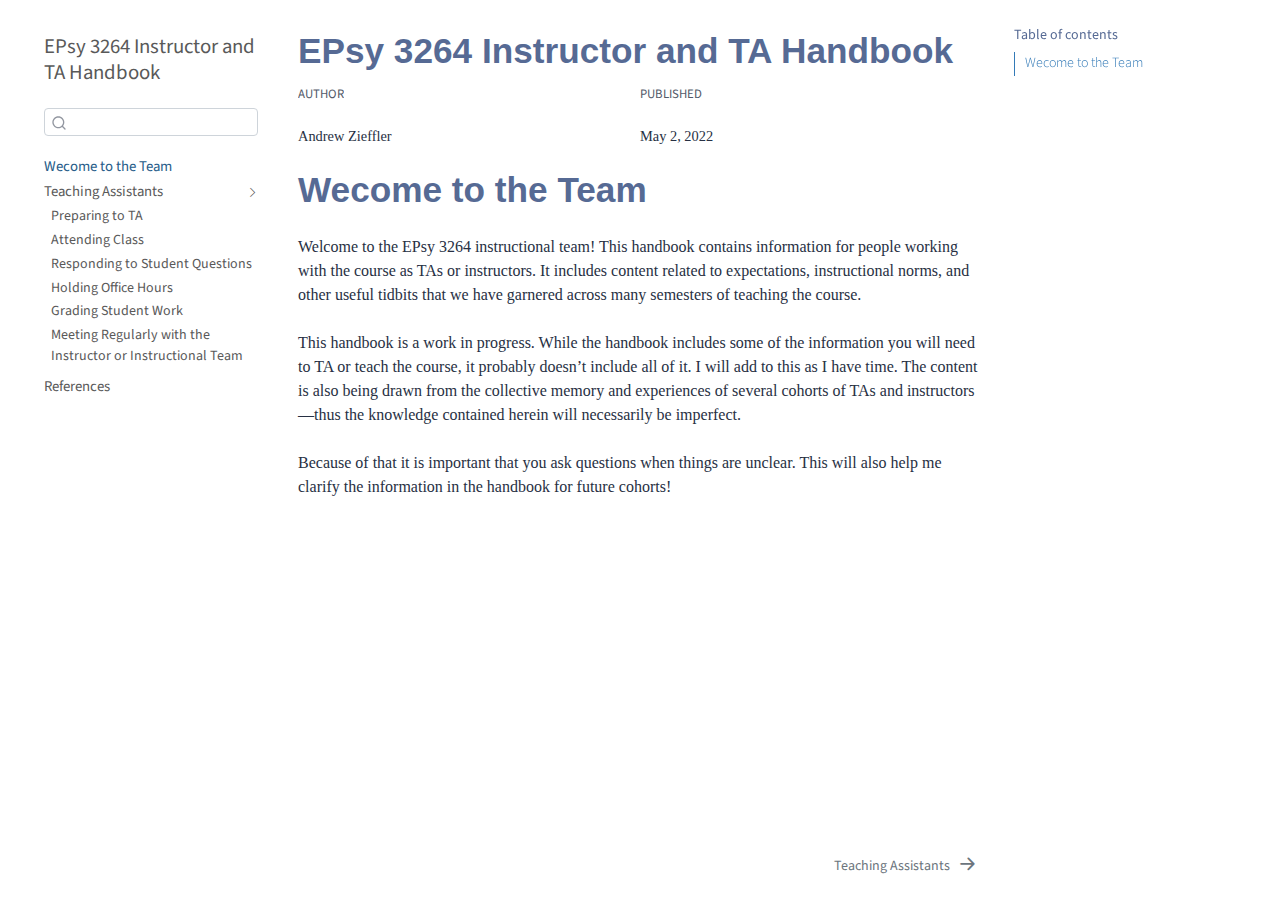
<file: docs/index.html>
<!DOCTYPE html>
<html xmlns="http://www.w3.org/1999/xhtml" lang="en" xml:lang="en"><head>

<meta charset="utf-8">
<meta name="generator" content="quarto-0.9.545">

<meta name="viewport" content="width=device-width, initial-scale=1.0, user-scalable=yes">

<meta name="author" content="Andrew Zieffler">
<meta name="dcterms.date" content="2022-05-02">

<title>EPsy 3264 Instructor and TA Handbook</title>
<style>
code{white-space: pre-wrap;}
span.smallcaps{font-variant: small-caps;}
span.underline{text-decoration: underline;}
div.column{display: inline-block; vertical-align: top; width: 50%;}
div.hanging-indent{margin-left: 1.5em; text-indent: -1.5em;}
ul.task-list{list-style: none;}
</style>


<script src="site_libs/quarto-nav/quarto-nav.js"></script>
<script src="site_libs/quarto-nav/headroom.min.js"></script>
<script src="site_libs/clipboard/clipboard.min.js"></script>
<script src="site_libs/quarto-search/autocomplete.umd.js"></script>
<script src="site_libs/quarto-search/fuse.min.js"></script>
<script src="site_libs/quarto-search/quarto-search.js"></script>
<meta name="quarto:offset" content="./">
<link href="./ta-responsibilities.html" rel="next">
<script src="site_libs/quarto-html/quarto.js"></script>
<script src="site_libs/quarto-html/popper.min.js"></script>
<script src="site_libs/quarto-html/tippy.umd.min.js"></script>
<script src="site_libs/quarto-html/anchor.min.js"></script>
<link href="site_libs/quarto-html/tippy.css" rel="stylesheet">
<link href="site_libs/quarto-html/quarto-syntax-highlighting.css" rel="stylesheet" id="quarto-text-highlighting-styles">
<script src="site_libs/bootstrap/bootstrap.min.js"></script>
<link href="site_libs/bootstrap/bootstrap-icons.css" rel="stylesheet">
<link href="site_libs/bootstrap/bootstrap.min.css" rel="stylesheet">
<script id="quarto-search-options" type="application/json">{
  "location": "sidebar",
  "copy-button": false,
  "collapse-after": 3,
  "panel-placement": "start",
  "type": "textbox",
  "limit": 20,
  "language": {
    "search-no-results-text": "No results",
    "search-matching-documents-text": "matching documents",
    "search-copy-link-title": "Copy link to search",
    "search-hide-matches-text": "Hide additional matches",
    "search-more-match-text": "more match in this document",
    "search-more-matches-text": "more matches in this document",
    "search-clear-button-title": "Clear",
    "search-detached-cancel-button-title": "Cancel",
    "search-submit-button-title": "Submit"
  }
}</script>


</head>

<body class="nav-sidebar floating">

<div id="quarto-search-results"></div>
  <header id="quarto-header" class="headroom fixed-top">
  <nav class="quarto-secondary-nav" data-bs-toggle="collapse" data-bs-target="#quarto-sidebar" aria-controls="quarto-sidebar" aria-expanded="false" aria-label="Toggle sidebar navigation" onclick="if (window.quartoToggleHeadroom) { window.quartoToggleHeadroom(); }">
    <div class="container-fluid d-flex justify-content-between">
      <h1 class="quarto-secondary-nav-title">EPsy 3264 Instructor and TA Handbook</h1>
      <button type="button" class="quarto-btn-toggle btn" aria-label="Show secondary navigation">
        <i class="bi bi-chevron-right"></i>
      </button>
    </div>
  </nav>
</header>
<!-- content -->
<div id="quarto-content" class="quarto-container page-columns page-rows-contents page-layout-article">
<!-- sidebar -->
  <nav id="quarto-sidebar" class="sidebar collapse sidebar-navigation floating overflow-auto">
    <div class="pt-lg-2 mt-2 text-left sidebar-header">
    <div class="sidebar-title mb-0 py-0">
      <a href="./">EPsy 3264 Instructor and TA Handbook</a> 
    </div>
      </div>
      <div class="mt-2 flex-shrink-0 align-items-center">
        <div class="sidebar-search">
        <div id="quarto-search" class="" title="Search"></div>
        </div>
      </div>
    <div class="sidebar-menu-container"> 
    <ul class="list-unstyled mt-1">
        <li class="sidebar-item">
  <div class="sidebar-item-container"> 
  <a href="./index.html" class="sidebar-item-text sidebar-link active">Wecome to the Team</a>
  </div>
</li>
        <li class="sidebar-item sidebar-item-section">
    <div class="sidebar-item-container"> 
        <a href="./ta-responsibilities.html" class="sidebar-item-text sidebar-link">Teaching Assistants</a>
      <a class="sidebar-item-toggle text-start" data-bs-toggle="collapse" data-bs-target="#quarto-sidebar-section-1" aria-expanded="true">
        <i class="bi bi-chevron-right ms-2"></i>
      </a>
    </div>
    <ul id="quarto-sidebar-section-1" class="collapse list-unstyled sidebar-section depth1 show">  
        <li class="sidebar-item">
  <div class="sidebar-item-container"> 
  <a href="./preparation.html" class="sidebar-item-text sidebar-link">Preparing to TA</a>
  </div>
</li>
        <li class="sidebar-item">
  <div class="sidebar-item-container"> 
  <a href="./responsibility-attending-class.html" class="sidebar-item-text sidebar-link">Attending Class</a>
  </div>
</li>
        <li class="sidebar-item">
  <div class="sidebar-item-container"> 
  <a href="./responsibility-student-questions.html" class="sidebar-item-text sidebar-link">Responding to Student Questions</a>
  </div>
</li>
        <li class="sidebar-item">
  <div class="sidebar-item-container"> 
  <a href="./responsibility-office-hours.html" class="sidebar-item-text sidebar-link">Holding Office Hours</a>
  </div>
</li>
        <li class="sidebar-item">
  <div class="sidebar-item-container"> 
  <a href="./responsibility-grading.html" class="sidebar-item-text sidebar-link">Grading Student Work</a>
  </div>
</li>
        <li class="sidebar-item">
  <div class="sidebar-item-container"> 
  <a href="./responsibility-meeting.html" class="sidebar-item-text sidebar-link">Meeting Regularly with the Instructor or Instructional Team</a>
  </div>
</li>
    </ul>
  </li>
        <li class="sidebar-item">
  <div class="sidebar-item-container"> 
  <a href="./references.html" class="sidebar-item-text sidebar-link">References</a>
  </div>
</li>
    </ul>
    </div>
</nav>
<!-- margin-sidebar -->
    <div id="quarto-margin-sidebar" class="sidebar margin-sidebar">
        <nav id="TOC" role="doc-toc">
    <h2 id="toc-title">Table of contents</h2>
   
  <ul>
  <li><a href="#wecome-to-the-team" id="toc-wecome-to-the-team" class="nav-link active" data-scroll-target="#wecome-to-the-team">Wecome to the Team</a></li>
  </ul>
</nav>
    </div>
<!-- main -->
<main class="content" id="quarto-document-content">

<header id="title-block-header" class="quarto-title-block default">
<div class="quarto-title">
<h1 class="title d-none d-lg-block">EPsy 3264 Instructor and TA Handbook</h1>
</div>



<div class="quarto-title-meta">

    <div>
    <div class="quarto-title-meta-heading">Author</div>
    <div class="quarto-title-meta-contents">
             <p>Andrew Zieffler </p>
          </div>
  </div>
    
    <div>
    <div class="quarto-title-meta-heading">Published</div>
    <div class="quarto-title-meta-contents">
      <p class="date">May 2, 2022</p>
    </div>
  </div>
    
  </div>
  

</header>

<section id="wecome-to-the-team" class="level1 unnumbered">
<h1 class="unnumbered">Wecome to the Team</h1>
<p>Welcome to the EPsy 3264 instructional team! This handbook contains information for people working with the course as TAs or instructors. It includes content related to expectations, instructional norms, and other useful tidbits that we have garnered across many semesters of teaching the course.</p>
<p>This handbook is a work in progress. While the handbook includes some of the information you will need to TA or teach the course, it probably doesn’t include all of it. I will add to this as I have time. The content is also being drawn from the collective memory and experiences of several cohorts of TAs and instructors—thus the knowledge contained herein will necessarily be imperfect.</p>
<p>Because of that it is important that you ask questions when things are unclear. This will also help me clarify the information in the handbook for future cohorts!</p>


</section>

</main> <!-- /main -->
<script id="quarto-html-after-body" type="application/javascript">
window.document.addEventListener("DOMContentLoaded", function (event) {
  const icon = "";
  const anchorJS = new window.AnchorJS();
  anchorJS.options = {
    placement: 'right',
    icon: icon
  };
  anchorJS.add('.anchored');
  const clipboard = new window.ClipboardJS('.code-copy-button', {
    target: function(trigger) {
      return trigger.previousElementSibling;
    }
  });
  clipboard.on('success', function(e) {
    // button target
    const button = e.trigger;
    // don't keep focus
    button.blur();
    // flash "checked"
    button.classList.add('code-copy-button-checked');
    var currentTitle = button.getAttribute("title");
    button.setAttribute("title", "Copied!");
    setTimeout(function() {
      button.setAttribute("title", currentTitle);
      button.classList.remove('code-copy-button-checked');
    }, 1000);
    // clear code selection
    e.clearSelection();
  });
  function tippyHover(el, contentFn) {
    const config = {
      allowHTML: true,
      content: contentFn,
      maxWidth: 500,
      delay: 100,
      arrow: false,
      appendTo: function(el) {
          return el.parentElement;
      },
      interactive: true,
      interactiveBorder: 10,
      theme: 'quarto',
      placement: 'bottom-start'
    };
    window.tippy(el, config); 
  }
  const noterefs = window.document.querySelectorAll('a[role="doc-noteref"]');
  for (var i=0; i<noterefs.length; i++) {
    const ref = noterefs[i];
    tippyHover(ref, function() {
      let href = ref.getAttribute('href');
      try { href = new URL(href).hash; } catch {}
      const id = href.replace(/^#\/?/, "");
      const note = window.document.getElementById(id);
      return note.innerHTML;
    });
  }
  var bibliorefs = window.document.querySelectorAll('a[role="doc-biblioref"]');
  for (var i=0; i<bibliorefs.length; i++) {
    const ref = bibliorefs[i];
    const cites = ref.parentNode.getAttribute('data-cites').split(' ');
    tippyHover(ref, function() {
      var popup = window.document.createElement('div');
      cites.forEach(function(cite) {
        var citeDiv = window.document.createElement('div');
        citeDiv.classList.add('hanging-indent');
        citeDiv.classList.add('csl-entry');
        var biblioDiv = window.document.getElementById('ref-' + cite);
        if (biblioDiv) {
          citeDiv.innerHTML = biblioDiv.innerHTML;
        }
        popup.appendChild(citeDiv);
      });
      return popup.innerHTML;
    });
  }
});
</script>
<nav class="page-navigation">
  <div class="nav-page nav-page-previous">
  </div>
  <div class="nav-page nav-page-next">
      <a href="./ta-responsibilities.html" class="pagination-link">
        <span class="nav-page-text">Teaching Assistants</span> <i class="bi bi-arrow-right-short"></i>
      </a>
  </div>
</nav>
</div> <!-- /content -->



</body></html>
</file>
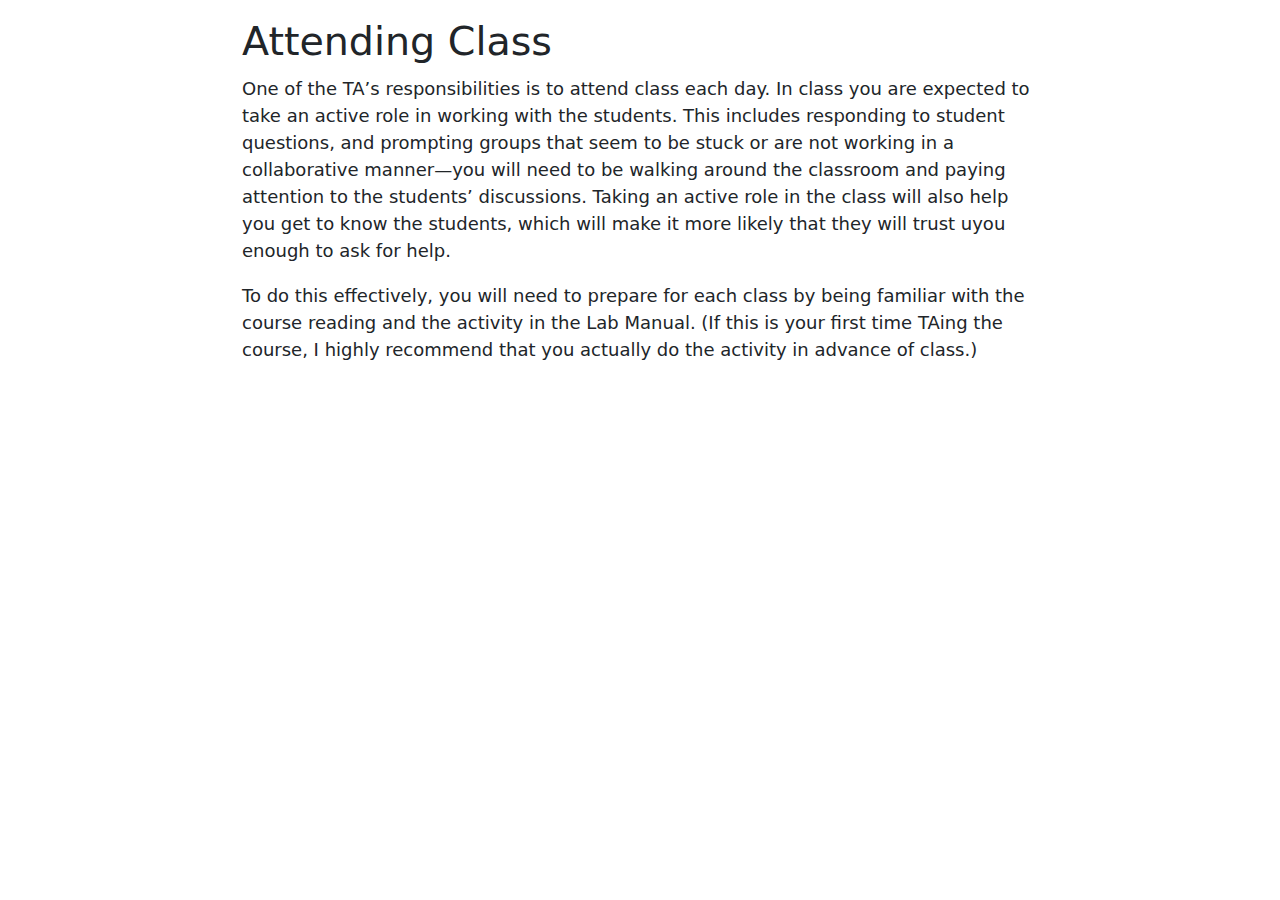
<file: course-materials.html>
<!DOCTYPE html>
<html xmlns="http://www.w3.org/1999/xhtml" lang="en" xml:lang="en"><head>
  <meta charset="utf-8">
  <meta name="generator" content="quarto-0.9.178">
  <meta name="viewport" content="width=device-width, initial-scale=1.0, user-scalable=yes">
  <title>course-materials</title>
  <style>
    code{white-space: pre-wrap;}
    span.smallcaps{font-variant: small-caps;}
    span.underline{text-decoration: underline;}
    div.column{display: inline-block; vertical-align: top; width: 50%;}
    div.hanging-indent{margin-left: 1.5em; text-indent: -1.5em;}
    ul.task-list{list-style: none;}
  </style>

  <script src="course-materials_files/libs/clipboard/clipboard.min.js"></script>
  <script src="course-materials_files/libs/quarto-html/quarto.js"></script>
  <script src="course-materials_files/libs/quarto-html/popper.min.js"></script>
  <script src="course-materials_files/libs/quarto-html/tippy.umd.min.js"></script>
  <script src="course-materials_files/libs/quarto-html/anchor.min.js"></script>
  <link href="course-materials_files/libs/quarto-html/tippy.css" rel="stylesheet">
  <link id="quarto-text-highlighting-styles" href="course-materials_files/libs/quarto-html/quarto-syntax-highlighting.css" rel="stylesheet">
  <script src="course-materials_files/libs/bootstrap/bootstrap.min.js"></script>
  <link href="course-materials_files/libs/bootstrap/bootstrap-icons.css" rel="stylesheet">
  <link href="course-materials_files/libs/bootstrap/bootstrap.min.css" rel="stylesheet">
  <!--[if lt IE 9]>
    <script src="//cdnjs.cloudflare.com/ajax/libs/html5shiv/3.7.3/html5shiv-printshiv.min.js"></script>
  <![endif]-->
</head>
<body class="fullcontent">
<div id="quarto-content" class="page-columns page-rows-contents page-layout-article">

<main class="content" id="quarto-document-content">
<section id="attending-class" class="level1 unnumbered">
<h1 class="unnumbered">Attending Class</h1>
<p>One of the TA’s responsibilities is to attend class each day. In class you are expected to take an active role in working with the students. This includes responding to student questions, and prompting groups that seem to be stuck or are not working in a collaborative manner—you will need to be walking around the classroom and paying attention to the students’ discussions. Taking an active role in the class will also help you get to know the students, which will make it more likely that they will trust uyou enough to ask for help.</p>
<p>To do this effectively, you will need to prepare for each class by being familiar with the course reading and the activity in the Lab Manual. (If this is your first time TAing the course, I highly recommend that you actually do the activity in advance of class.)</p>
<!-- ::: {.callout-important icon="false"} -->
<!-- ::: -->

</section>
</main>
<!-- /main column -->
<script type="application/javascript">
window.document.addEventListener("DOMContentLoaded", function (event) {
  const icon = "";
  const anchorJS = new window.AnchorJS();
  anchorJS.options = {
    placement: 'right',
    icon: icon
  };
  anchorJS.add('.anchored');
  const clipboard = new window.ClipboardJS('.code-copy-button', {
    target: function(trigger) {
      return trigger.previousElementSibling;
    }
  });
  clipboard.on('success', function(e) {
    // button target
    const button = e.trigger;
    // don't keep focus
    button.blur();
    // flash "checked"
    button.classList.add('code-copy-button-checked');
    setTimeout(function() {
      button.classList.remove('code-copy-button-checked');
    }, 1000);
    // clear code selection
    e.clearSelection();
  });
  function tippyHover(el, contentFn) {
    const config = {
      allowHTML: true,
      content: contentFn,
      maxWidth: 500,
      delay: 100,
      arrow: false,
      appendTo: function(el) {
          return el.parentElement;
      },
      interactive: true,
      interactiveBorder: 10,
      theme: 'quarto',
      placement: 'bottom-start'
    };
    window.tippy(el, config); 
  }
  const noterefs = window.document.querySelectorAll('a[role="doc-noteref"]');
  for (var i=0; i<noterefs.length; i++) {
    const ref = noterefs[i];
    tippyHover(ref, function() {
      let href = ref.getAttribute('href');
      try { href = new URL(href).hash; } catch {}
      const id = href.replace(/^#\/?/, "");
      const note = window.document.getElementById(id);
      return note.innerHTML;
    });
  }
  var bibliorefs = window.document.querySelectorAll('a[role="doc-biblioref"]');
  for (var i=0; i<bibliorefs.length; i++) {
    const ref = bibliorefs[i];
    const cites = ref.parentNode.getAttribute('data-cites').split(' ');
    tippyHover(ref, function() {
      var popup = window.document.createElement('div');
      cites.forEach(function(cite) {
        var citeDiv = window.document.createElement('div');
        citeDiv.classList.add('hanging-indent');
        citeDiv.classList.add('csl-entry');
        var biblioDiv = window.document.getElementById('ref-' + cite);
        if (biblioDiv) {
          citeDiv.innerHTML = biblioDiv.innerHTML;
        }
        popup.appendChild(citeDiv);
      });
      return popup.innerHTML;
    });
  }
});
</script>
</div> <!-- /content -->


</body></html>
</file>
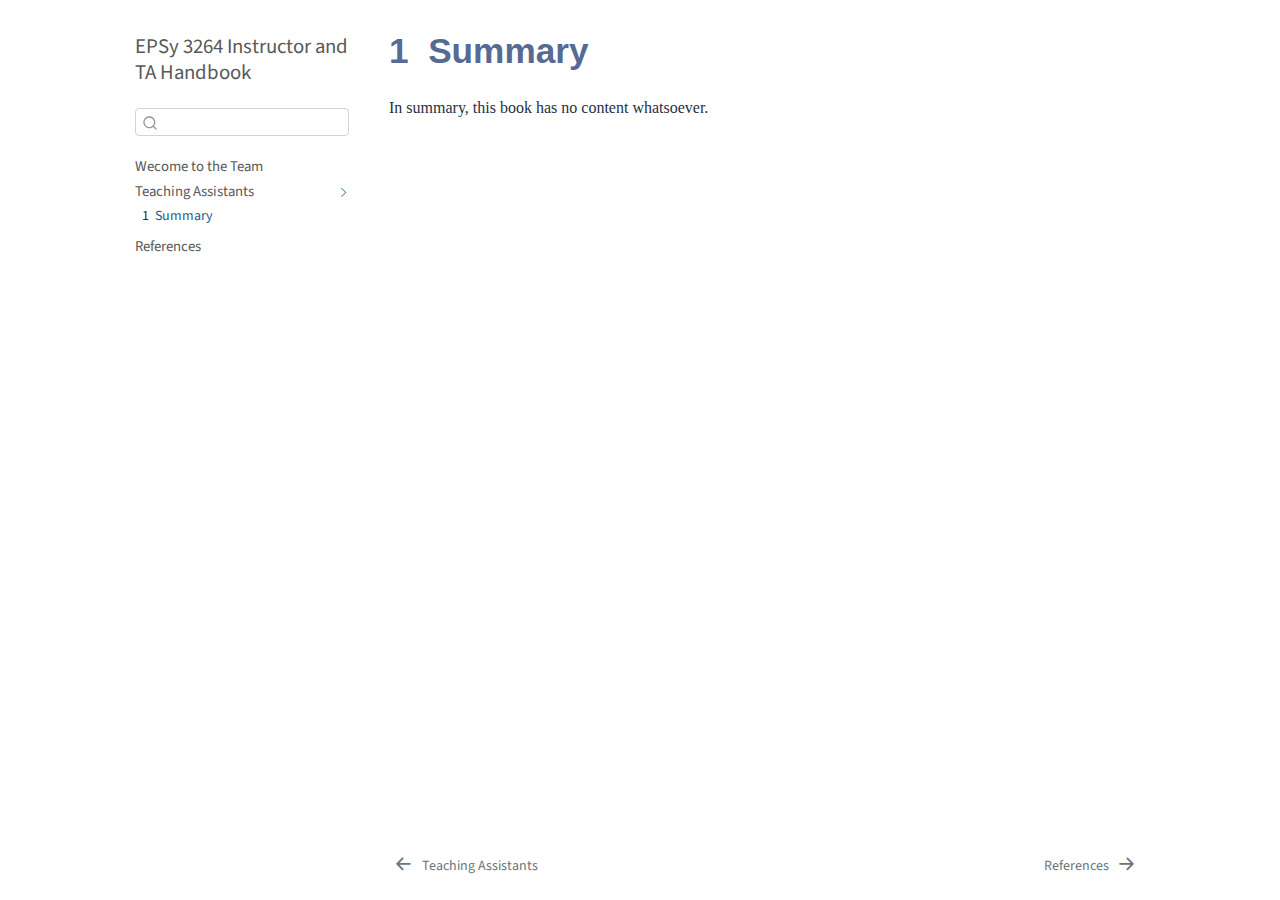
<file: docs/attending-class.html>
<!DOCTYPE html>
<html xmlns="http://www.w3.org/1999/xhtml" lang="en" xml:lang="en"><head>
  <meta charset="utf-8">
  <meta name="generator" content="quarto-0.9.178">
  <meta name="viewport" content="width=device-width, initial-scale=1.0, user-scalable=yes">
  <title>EPSy 3264 Instructor and TA Handbook - 1&nbsp; Summary</title>
  <style>
    code{white-space: pre-wrap;}
    span.smallcaps{font-variant: small-caps;}
    span.underline{text-decoration: underline;}
    div.column{display: inline-block; vertical-align: top; width: 50%;}
    div.hanging-indent{margin-left: 1.5em; text-indent: -1.5em;}
    ul.task-list{list-style: none;}
  </style>

  <script src="site_libs/quarto-nav/quarto-nav.js"></script>
  <script src="site_libs/quarto-nav/headroom.min.js"></script>
  <script src="site_libs/clipboard/clipboard.min.js"></script>
  <meta name="quarto:offset" content="./">
  <script src="site_libs/quarto-search/autocomplete.umd.js"></script>
  <script src="site_libs/quarto-search/fuse.min.js"></script>
  <script src="site_libs/quarto-search/quarto-search.js"></script>
  <link href="./references.html" rel="next">
  <link href="./ta-responsibilities.html" rel="prev">
  <script src="site_libs/quarto-html/quarto.js"></script>
  <script src="site_libs/quarto-html/popper.min.js"></script>
  <script src="site_libs/quarto-html/tippy.umd.min.js"></script>
  <script src="site_libs/quarto-html/anchor.min.js"></script>
  <link href="site_libs/quarto-html/tippy.css" rel="stylesheet">
  <link id="quarto-text-highlighting-styles" href="site_libs/quarto-html/quarto-syntax-highlighting.css" rel="stylesheet">
  <script src="site_libs/bootstrap/bootstrap.min.js"></script>
  <link href="site_libs/bootstrap/bootstrap-icons.css" rel="stylesheet">
  <link href="site_libs/bootstrap/bootstrap.min.css" rel="stylesheet">
  <script id="quarto-search-options" type="application/json">{
    "location": "sidebar",
    "copy-button": false,
    "collapse-after": 3,
    "panel-placement": "start",
    "type": "textbox",
    "limit": 20,
    "language": {
      "search-no-results-text": "No results",
      "search-matching-documents-text": "matching documents",
      "search-copy-link-title": "Copy link to search",
      "search-hide-matches-text": "Hide additional matches",
      "search-more-match-text": "more match in this document",
      "search-more-matches-text": "more matches in this document",
      "search-clear-button-title": "Clear",
      "search-detached-cancel-button-title": "Cancel",
      "search-submit-button-title": "Submit"
    }
  }</script>
  <!--[if lt IE 9]>
    <script src="//cdnjs.cloudflare.com/ajax/libs/html5shiv/3.7.3/html5shiv-printshiv.min.js"></script>
  <![endif]-->
</head>
<body class="floating fullcontent">
<div id="quarto-search-results"></div>
  <header id="quarto-header" class="headroom fixed-top">
  <nav class="quarto-secondary-nav" data-bs-toggle="collapse" data-bs-target="#quarto-sidebar" aria-controls="quarto-sidebar" aria-expanded="false" aria-label="Toggle sidebar navigation" onclick="if (window.quartoToggleHeadroom) { window.quartoToggleHeadroom(); }">
    <div class="container-fluid d-flex justify-content-between">
      <h1 class="quarto-secondary-nav-title"><span class="chapter-number">1</span>&nbsp; <span class="chapter-title">Summary</span></h1>
      <button type="button" class="quarto-btn-toggle btn" aria-label="Show secondary navigation">
        <i class="bi bi-chevron-right"></i>
      </button>
    </div>
  </nav>
</header>
<!-- content -->
<div id="quarto-content" class="quarto-container page-columns page-rows-contents page-layout-article">
<!-- sidebar -->
  <nav id="quarto-sidebar" class="sidebar collapse sidebar-navigation floating overflow-auto">
    <div class="pt-lg-2 mt-2 text-left sidebar-header">
    <div class="sidebar-title mb-0 py-0">
      <a href="./">EPSy 3264 Instructor and TA Handbook</a> 
    </div>
      </div>
      <div class="mt-2 flex-shrink-0 align-items-center">
        <div class="sidebar-search">
        <div id="quarto-search" class="" title="Search"></div>
        </div>
      </div>
    <div class="sidebar-menu-container"> 
    <ul class="list-unstyled mt-1">
        <li class="sidebar-item">
  <div class="sidebar-item-container"> 
  <a href="./index.html" class="sidebar-item-text sidebar-link">Wecome to the Team</a>
  </div>
</li>
        <li class="sidebar-item sidebar-item-section">
    <div class="sidebar-item-container"> 
        <a href="./ta-responsibilities.html" class="sidebar-item-text sidebar-link">Teaching Assistants</a>
      <a class="sidebar-item-toggle text-start" data-bs-toggle="collapse" data-bs-target="#quarto-sidebar-section-1" aria-expanded="true">
        <i class="bi bi-chevron-right ms-2"></i>
      </a>
    </div>
    <ul id="quarto-sidebar-section-1" class="collapse list-unstyled sidebar-section depth1 show">  
        <li class="sidebar-item">
  <div class="sidebar-item-container"> 
  <a href="./attending-class.html" class="sidebar-item-text sidebar-link active"><span class="chapter-number">1</span>&nbsp; <span class="chapter-title">Summary</span></a>
  </div>
</li>
    </ul>
  </li>
        <li class="sidebar-item">
  <div class="sidebar-item-container"> 
  <a href="./references.html" class="sidebar-item-text sidebar-link">References</a>
  </div>
</li>
    </ul>
    </div>
</nav>
<!-- margin-sidebar -->
    
<!-- main -->
<main class="content" id="quarto-document-content">
<header id="title-block-header" class="quarto-title-block default">

<div class="quarto-title"><h1 class="title d-none d-lg-block display-7"><span class="chapter-number">1</span>&nbsp; <span class="chapter-title">Summary</span></h1></div></header>
<p>In summary, this book has no content whatsoever.</p>



</main> <!-- /main -->
<script type="application/javascript">
window.document.addEventListener("DOMContentLoaded", function (event) {
  const icon = "";
  const anchorJS = new window.AnchorJS();
  anchorJS.options = {
    placement: 'right',
    icon: icon
  };
  anchorJS.add('.anchored');
  const clipboard = new window.ClipboardJS('.code-copy-button', {
    target: function(trigger) {
      return trigger.previousElementSibling;
    }
  });
  clipboard.on('success', function(e) {
    // button target
    const button = e.trigger;
    // don't keep focus
    button.blur();
    // flash "checked"
    button.classList.add('code-copy-button-checked');
    setTimeout(function() {
      button.classList.remove('code-copy-button-checked');
    }, 1000);
    // clear code selection
    e.clearSelection();
  });
  function tippyHover(el, contentFn) {
    const config = {
      allowHTML: true,
      content: contentFn,
      maxWidth: 500,
      delay: 100,
      arrow: false,
      appendTo: function(el) {
          return el.parentElement;
      },
      interactive: true,
      interactiveBorder: 10,
      theme: 'quarto',
      placement: 'bottom-start'
    };
    window.tippy(el, config); 
  }
  const noterefs = window.document.querySelectorAll('a[role="doc-noteref"]');
  for (var i=0; i<noterefs.length; i++) {
    const ref = noterefs[i];
    tippyHover(ref, function() {
      let href = ref.getAttribute('href');
      try { href = new URL(href).hash; } catch {}
      const id = href.replace(/^#\/?/, "");
      const note = window.document.getElementById(id);
      return note.innerHTML;
    });
  }
  var bibliorefs = window.document.querySelectorAll('a[role="doc-biblioref"]');
  for (var i=0; i<bibliorefs.length; i++) {
    const ref = bibliorefs[i];
    const cites = ref.parentNode.getAttribute('data-cites').split(' ');
    tippyHover(ref, function() {
      var popup = window.document.createElement('div');
      cites.forEach(function(cite) {
        var citeDiv = window.document.createElement('div');
        citeDiv.classList.add('hanging-indent');
        citeDiv.classList.add('csl-entry');
        var biblioDiv = window.document.getElementById('ref-' + cite);
        if (biblioDiv) {
          citeDiv.innerHTML = biblioDiv.innerHTML;
        }
        popup.appendChild(citeDiv);
      });
      return popup.innerHTML;
    });
  }
});
</script>
<nav class="page-navigation">
  <div class="nav-page nav-page-previous">
      <a href="./ta-responsibilities.html" class="pagination-link">
        <i class="bi bi-arrow-left-short"></i> <span class="nav-page-text">Teaching Assistants</span>
      </a>          
  </div>
  <div class="nav-page nav-page-next">
      <a href="./references.html" class="pagination-link">
        <span class="nav-page-text">References</span> <i class="bi bi-arrow-right-short"></i>
      </a>
  </div>
</nav>
</div> <!-- /content -->


</body></html>
</file>
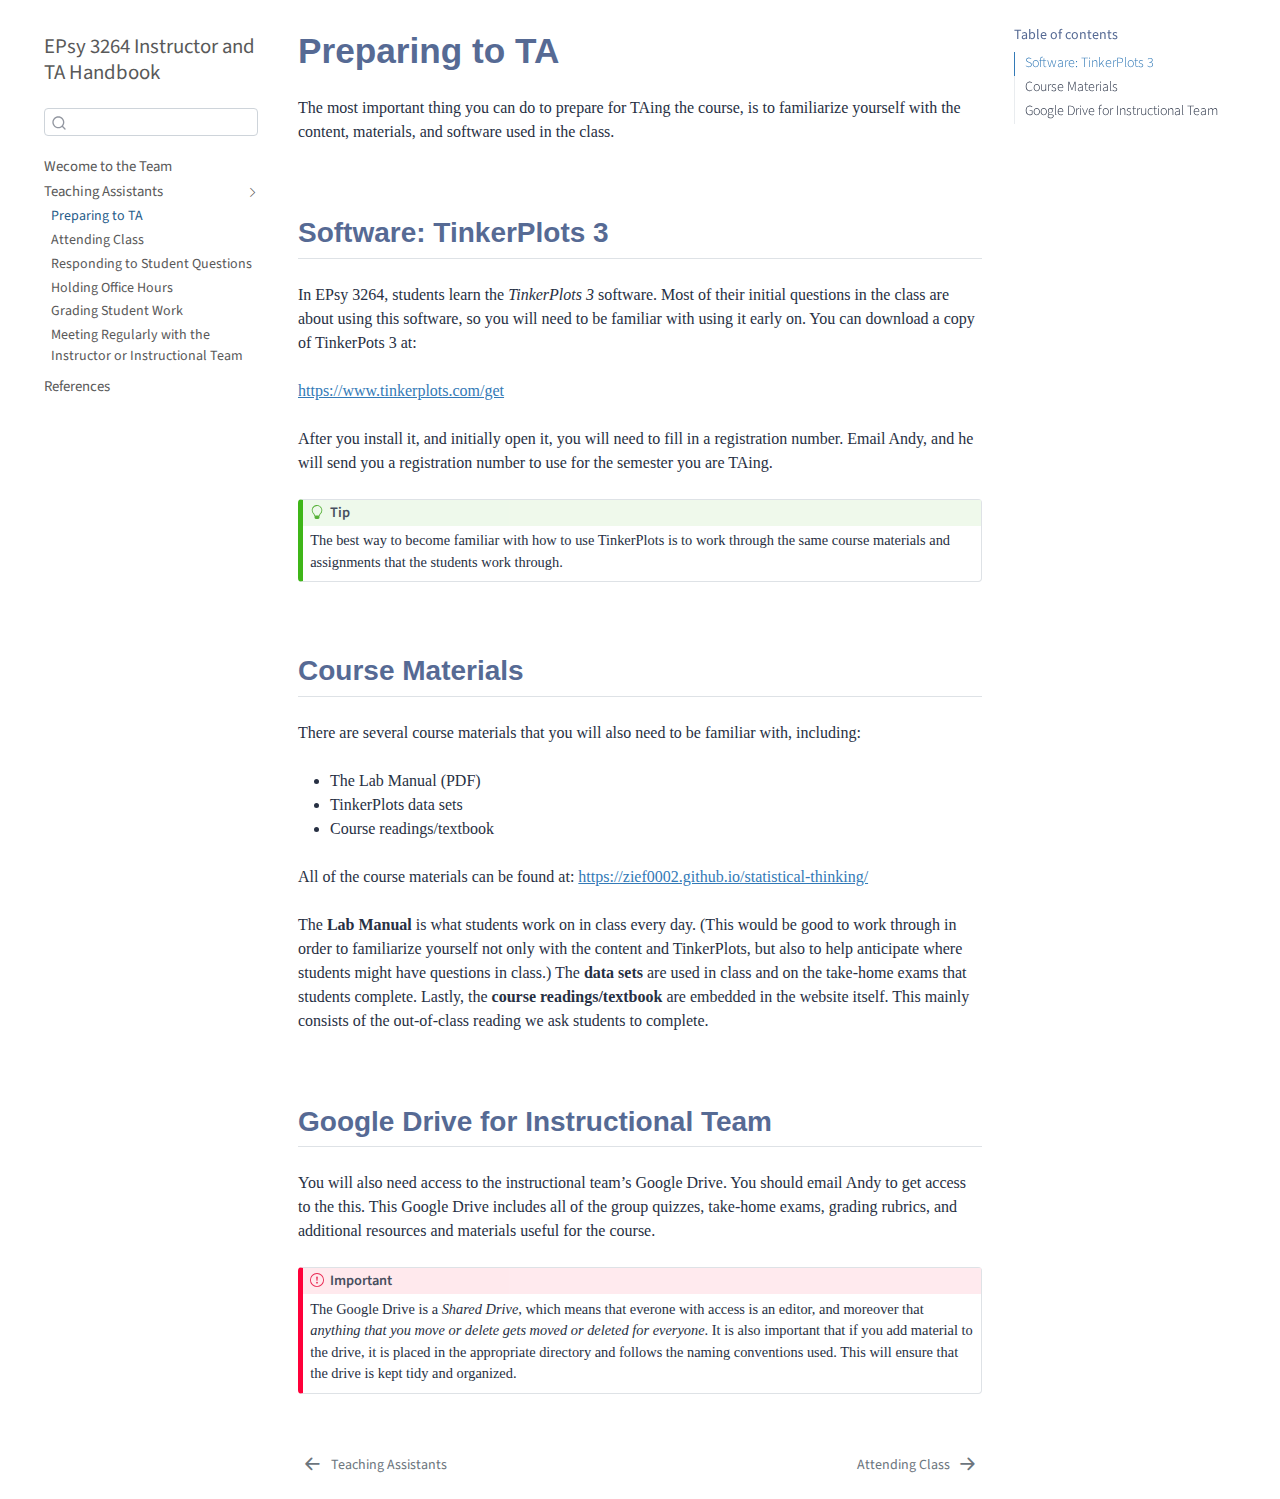
<file: docs/preparation.html>
<!DOCTYPE html>
<html xmlns="http://www.w3.org/1999/xhtml" lang="en" xml:lang="en"><head>

<meta charset="utf-8">
<meta name="generator" content="quarto-0.9.545">

<meta name="viewport" content="width=device-width, initial-scale=1.0, user-scalable=yes">


<title>EPsy 3264 Instructor and TA Handbook - Preparing to TA</title>
<style>
code{white-space: pre-wrap;}
span.smallcaps{font-variant: small-caps;}
span.underline{text-decoration: underline;}
div.column{display: inline-block; vertical-align: top; width: 50%;}
div.hanging-indent{margin-left: 1.5em; text-indent: -1.5em;}
ul.task-list{list-style: none;}
</style>


<script src="site_libs/quarto-nav/quarto-nav.js"></script>
<script src="site_libs/quarto-nav/headroom.min.js"></script>
<script src="site_libs/clipboard/clipboard.min.js"></script>
<script src="site_libs/quarto-search/autocomplete.umd.js"></script>
<script src="site_libs/quarto-search/fuse.min.js"></script>
<script src="site_libs/quarto-search/quarto-search.js"></script>
<meta name="quarto:offset" content="./">
<link href="./responsibility-attending-class.html" rel="next">
<link href="./ta-responsibilities.html" rel="prev">
<script src="site_libs/quarto-html/quarto.js"></script>
<script src="site_libs/quarto-html/popper.min.js"></script>
<script src="site_libs/quarto-html/tippy.umd.min.js"></script>
<script src="site_libs/quarto-html/anchor.min.js"></script>
<link href="site_libs/quarto-html/tippy.css" rel="stylesheet">
<link href="site_libs/quarto-html/quarto-syntax-highlighting.css" rel="stylesheet" id="quarto-text-highlighting-styles">
<script src="site_libs/bootstrap/bootstrap.min.js"></script>
<link href="site_libs/bootstrap/bootstrap-icons.css" rel="stylesheet">
<link href="site_libs/bootstrap/bootstrap.min.css" rel="stylesheet">
<script id="quarto-search-options" type="application/json">{
  "location": "sidebar",
  "copy-button": false,
  "collapse-after": 3,
  "panel-placement": "start",
  "type": "textbox",
  "limit": 20,
  "language": {
    "search-no-results-text": "No results",
    "search-matching-documents-text": "matching documents",
    "search-copy-link-title": "Copy link to search",
    "search-hide-matches-text": "Hide additional matches",
    "search-more-match-text": "more match in this document",
    "search-more-matches-text": "more matches in this document",
    "search-clear-button-title": "Clear",
    "search-detached-cancel-button-title": "Cancel",
    "search-submit-button-title": "Submit"
  }
}</script>


</head>

<body class="nav-sidebar floating">

<div id="quarto-search-results"></div>
  <header id="quarto-header" class="headroom fixed-top">
  <nav class="quarto-secondary-nav" data-bs-toggle="collapse" data-bs-target="#quarto-sidebar" aria-controls="quarto-sidebar" aria-expanded="false" aria-label="Toggle sidebar navigation" onclick="if (window.quartoToggleHeadroom) { window.quartoToggleHeadroom(); }">
    <div class="container-fluid d-flex justify-content-between">
      <h1 class="quarto-secondary-nav-title">Preparing to TA</h1>
      <button type="button" class="quarto-btn-toggle btn" aria-label="Show secondary navigation">
        <i class="bi bi-chevron-right"></i>
      </button>
    </div>
  </nav>
</header>
<!-- content -->
<div id="quarto-content" class="quarto-container page-columns page-rows-contents page-layout-article">
<!-- sidebar -->
  <nav id="quarto-sidebar" class="sidebar collapse sidebar-navigation floating overflow-auto">
    <div class="pt-lg-2 mt-2 text-left sidebar-header">
    <div class="sidebar-title mb-0 py-0">
      <a href="./">EPsy 3264 Instructor and TA Handbook</a> 
    </div>
      </div>
      <div class="mt-2 flex-shrink-0 align-items-center">
        <div class="sidebar-search">
        <div id="quarto-search" class="" title="Search"></div>
        </div>
      </div>
    <div class="sidebar-menu-container"> 
    <ul class="list-unstyled mt-1">
        <li class="sidebar-item">
  <div class="sidebar-item-container"> 
  <a href="./index.html" class="sidebar-item-text sidebar-link">Wecome to the Team</a>
  </div>
</li>
        <li class="sidebar-item sidebar-item-section">
    <div class="sidebar-item-container"> 
        <a href="./ta-responsibilities.html" class="sidebar-item-text sidebar-link">Teaching Assistants</a>
      <a class="sidebar-item-toggle text-start" data-bs-toggle="collapse" data-bs-target="#quarto-sidebar-section-1" aria-expanded="true">
        <i class="bi bi-chevron-right ms-2"></i>
      </a>
    </div>
    <ul id="quarto-sidebar-section-1" class="collapse list-unstyled sidebar-section depth1 show">  
        <li class="sidebar-item">
  <div class="sidebar-item-container"> 
  <a href="./preparation.html" class="sidebar-item-text sidebar-link active">Preparing to TA</a>
  </div>
</li>
        <li class="sidebar-item">
  <div class="sidebar-item-container"> 
  <a href="./responsibility-attending-class.html" class="sidebar-item-text sidebar-link">Attending Class</a>
  </div>
</li>
        <li class="sidebar-item">
  <div class="sidebar-item-container"> 
  <a href="./responsibility-student-questions.html" class="sidebar-item-text sidebar-link">Responding to Student Questions</a>
  </div>
</li>
        <li class="sidebar-item">
  <div class="sidebar-item-container"> 
  <a href="./responsibility-office-hours.html" class="sidebar-item-text sidebar-link">Holding Office Hours</a>
  </div>
</li>
        <li class="sidebar-item">
  <div class="sidebar-item-container"> 
  <a href="./responsibility-grading.html" class="sidebar-item-text sidebar-link">Grading Student Work</a>
  </div>
</li>
        <li class="sidebar-item">
  <div class="sidebar-item-container"> 
  <a href="./responsibility-meeting.html" class="sidebar-item-text sidebar-link">Meeting Regularly with the Instructor or Instructional Team</a>
  </div>
</li>
    </ul>
  </li>
        <li class="sidebar-item">
  <div class="sidebar-item-container"> 
  <a href="./references.html" class="sidebar-item-text sidebar-link">References</a>
  </div>
</li>
    </ul>
    </div>
</nav>
<!-- margin-sidebar -->
    <div id="quarto-margin-sidebar" class="sidebar margin-sidebar">
        <nav id="TOC" role="doc-toc">
    <h2 id="toc-title">Table of contents</h2>
   
  <ul>
  <li><a href="#software-tinkerplots-3" id="toc-software-tinkerplots-3" class="nav-link active" data-scroll-target="#software-tinkerplots-3">Software: TinkerPlots 3</a></li>
  <li><a href="#course-materials" id="toc-course-materials" class="nav-link" data-scroll-target="#course-materials">Course Materials</a></li>
  <li><a href="#google-drive-for-instructional-team" id="toc-google-drive-for-instructional-team" class="nav-link" data-scroll-target="#google-drive-for-instructional-team">Google Drive for Instructional Team</a></li>
  </ul>
</nav>
    </div>
<!-- main -->
<main class="content" id="quarto-document-content">

<header id="title-block-header" class="quarto-title-block default">
<div class="quarto-title">
<h1 class="title d-none d-lg-block">Preparing to TA</h1>
</div>



<div class="quarto-title-meta">

    
    
  </div>
  

</header>

<p>The most important thing you can do to prepare for TAing the course, is to familiarize yourself with the content, materials, and software used in the class.</p>
<p><br></p>
<section id="software-tinkerplots-3" class="level2">
<h2 class="anchored" data-anchor-id="software-tinkerplots-3">Software: TinkerPlots 3</h2>
<p>In EPsy 3264, students learn the <em>TinkerPlots 3</em> software. Most of their initial questions in the class are about using this software, so you will need to be familiar with using it early on. You can download a copy of TinkerPots 3 at:</p>
<p style="margin-left:auto;margin-right:auto">
<a href="https://www.tinkerplots.com/get" class="uri">https://www.tinkerplots.com/get</a>
</p>
<p>After you install it, and initially open it, you will need to fill in a registration number. Email Andy, and he will send you a registration number to use for the semester you are TAing.</p>
<div class="callout-tip callout callout-style-default callout-captioned">
<div class="callout-header d-flex align-content-center">
<div class="callout-icon-container">
<i class="callout-icon"></i>
</div>
<div class="callout-caption-container flex-fill">
Tip
</div>
</div>
<div class="callout-body-container callout-body">
<p>The best way to become familiar with how to use TinkerPlots is to work through the same course materials and assignments that the students work through.</p>
</div>
</div>
<p><br></p>
</section>
<section id="course-materials" class="level2">
<h2 class="anchored" data-anchor-id="course-materials">Course Materials</h2>
<p>There are several course materials that you will also need to be familiar with, including:</p>
<ul>
<li>The Lab Manual (PDF)</li>
<li>TinkerPlots data sets</li>
<li>Course readings/textbook</li>
</ul>
<p>All of the course materials can be found at: <a href="https://zief0002.github.io/statistical-thinking/" class="uri">https://zief0002.github.io/statistical-thinking/</a></p>
<p>The <strong>Lab Manual</strong> is what students work on in class every day. (This would be good to work through in order to familiarize yourself not only with the content and TinkerPlots, but also to help anticipate where students might have questions in class.) The <strong>data sets</strong> are used in class and on the take-home exams that students complete. Lastly, the <strong>course readings/textbook</strong> are embedded in the website itself. This mainly consists of the out-of-class reading we ask students to complete.</p>
<p><br></p>
</section>
<section id="google-drive-for-instructional-team" class="level2">
<h2 class="anchored" data-anchor-id="google-drive-for-instructional-team">Google Drive for Instructional Team</h2>
<p>You will also need access to the instructional team’s Google Drive. You should email Andy to get access to the this. This Google Drive includes all of the group quizzes, take-home exams, grading rubrics, and additional resources and materials useful for the course.</p>
<div class="callout-important callout callout-style-default callout-captioned">
<div class="callout-header d-flex align-content-center">
<div class="callout-icon-container">
<i class="callout-icon"></i>
</div>
<div class="callout-caption-container flex-fill">
Important
</div>
</div>
<div class="callout-body-container callout-body">
<p>The Google Drive is a <em>Shared Drive</em>, which means that everone with access is an editor, and moreover that <em>anything that you move or delete gets moved or deleted for everyone</em>. It is also important that if you add material to the drive, it is placed in the appropriate directory and follows the naming conventions used. This will ensure that the drive is kept tidy and organized.</p>
</div>
</div>


</section>

</main> <!-- /main -->
<script id="quarto-html-after-body" type="application/javascript">
window.document.addEventListener("DOMContentLoaded", function (event) {
  const icon = "";
  const anchorJS = new window.AnchorJS();
  anchorJS.options = {
    placement: 'right',
    icon: icon
  };
  anchorJS.add('.anchored');
  const clipboard = new window.ClipboardJS('.code-copy-button', {
    target: function(trigger) {
      return trigger.previousElementSibling;
    }
  });
  clipboard.on('success', function(e) {
    // button target
    const button = e.trigger;
    // don't keep focus
    button.blur();
    // flash "checked"
    button.classList.add('code-copy-button-checked');
    var currentTitle = button.getAttribute("title");
    button.setAttribute("title", "Copied!");
    setTimeout(function() {
      button.setAttribute("title", currentTitle);
      button.classList.remove('code-copy-button-checked');
    }, 1000);
    // clear code selection
    e.clearSelection();
  });
  function tippyHover(el, contentFn) {
    const config = {
      allowHTML: true,
      content: contentFn,
      maxWidth: 500,
      delay: 100,
      arrow: false,
      appendTo: function(el) {
          return el.parentElement;
      },
      interactive: true,
      interactiveBorder: 10,
      theme: 'quarto',
      placement: 'bottom-start'
    };
    window.tippy(el, config); 
  }
  const noterefs = window.document.querySelectorAll('a[role="doc-noteref"]');
  for (var i=0; i<noterefs.length; i++) {
    const ref = noterefs[i];
    tippyHover(ref, function() {
      let href = ref.getAttribute('href');
      try { href = new URL(href).hash; } catch {}
      const id = href.replace(/^#\/?/, "");
      const note = window.document.getElementById(id);
      return note.innerHTML;
    });
  }
  var bibliorefs = window.document.querySelectorAll('a[role="doc-biblioref"]');
  for (var i=0; i<bibliorefs.length; i++) {
    const ref = bibliorefs[i];
    const cites = ref.parentNode.getAttribute('data-cites').split(' ');
    tippyHover(ref, function() {
      var popup = window.document.createElement('div');
      cites.forEach(function(cite) {
        var citeDiv = window.document.createElement('div');
        citeDiv.classList.add('hanging-indent');
        citeDiv.classList.add('csl-entry');
        var biblioDiv = window.document.getElementById('ref-' + cite);
        if (biblioDiv) {
          citeDiv.innerHTML = biblioDiv.innerHTML;
        }
        popup.appendChild(citeDiv);
      });
      return popup.innerHTML;
    });
  }
});
</script>
<nav class="page-navigation">
  <div class="nav-page nav-page-previous">
      <a href="./ta-responsibilities.html" class="pagination-link">
        <i class="bi bi-arrow-left-short"></i> <span class="nav-page-text">Teaching Assistants</span>
      </a>          
  </div>
  <div class="nav-page nav-page-next">
      <a href="./responsibility-attending-class.html" class="pagination-link">
        <span class="nav-page-text">Attending Class</span> <i class="bi bi-arrow-right-short"></i>
      </a>
  </div>
</nav>
</div> <!-- /content -->



</body></html>
</file>
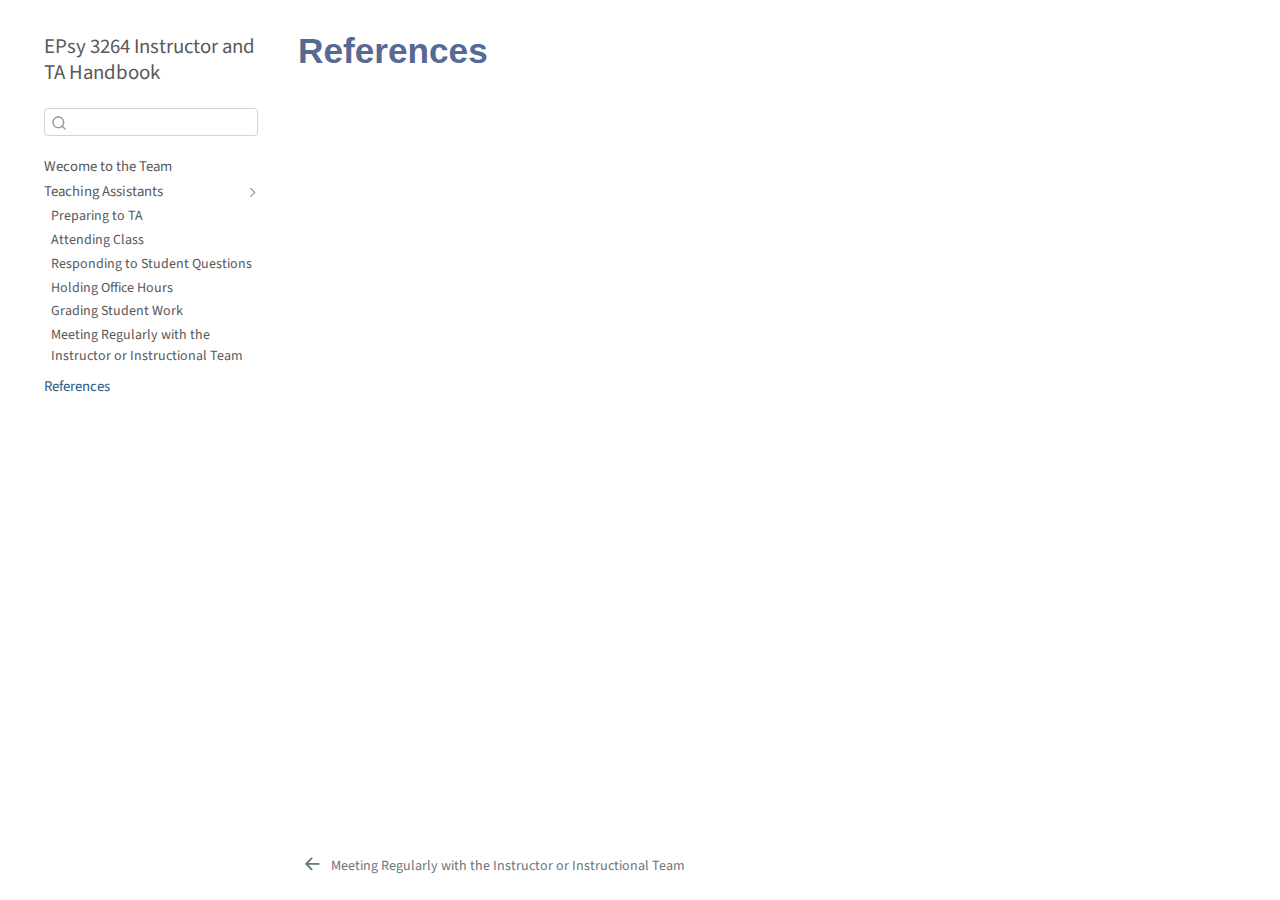
<file: docs/references.html>
<!DOCTYPE html>
<html xmlns="http://www.w3.org/1999/xhtml" lang="en" xml:lang="en"><head>

<meta charset="utf-8">
<meta name="generator" content="quarto-0.9.545">

<meta name="viewport" content="width=device-width, initial-scale=1.0, user-scalable=yes">


<title>EPsy 3264 Instructor and TA Handbook - References</title>
<style>
code{white-space: pre-wrap;}
span.smallcaps{font-variant: small-caps;}
span.underline{text-decoration: underline;}
div.column{display: inline-block; vertical-align: top; width: 50%;}
div.hanging-indent{margin-left: 1.5em; text-indent: -1.5em;}
ul.task-list{list-style: none;}
div.csl-bib-body { }
div.csl-entry {
  clear: both;
}
.hanging div.csl-entry {
  margin-left:2em;
  text-indent:-2em;
}
div.csl-left-margin {
  min-width:2em;
  float:left;
}
div.csl-right-inline {
  margin-left:2em;
  padding-left:1em;
}
div.csl-indent {
  margin-left: 2em;
}
</style>


<script src="site_libs/quarto-nav/quarto-nav.js"></script>
<script src="site_libs/quarto-nav/headroom.min.js"></script>
<script src="site_libs/clipboard/clipboard.min.js"></script>
<script src="site_libs/quarto-search/autocomplete.umd.js"></script>
<script src="site_libs/quarto-search/fuse.min.js"></script>
<script src="site_libs/quarto-search/quarto-search.js"></script>
<meta name="quarto:offset" content="./">
<link href="./responsibility-meeting.html" rel="prev">
<script src="site_libs/quarto-html/quarto.js"></script>
<script src="site_libs/quarto-html/popper.min.js"></script>
<script src="site_libs/quarto-html/tippy.umd.min.js"></script>
<script src="site_libs/quarto-html/anchor.min.js"></script>
<link href="site_libs/quarto-html/tippy.css" rel="stylesheet">
<link href="site_libs/quarto-html/quarto-syntax-highlighting.css" rel="stylesheet" id="quarto-text-highlighting-styles">
<script src="site_libs/bootstrap/bootstrap.min.js"></script>
<link href="site_libs/bootstrap/bootstrap-icons.css" rel="stylesheet">
<link href="site_libs/bootstrap/bootstrap.min.css" rel="stylesheet">
<script id="quarto-search-options" type="application/json">{
  "location": "sidebar",
  "copy-button": false,
  "collapse-after": 3,
  "panel-placement": "start",
  "type": "textbox",
  "limit": 20,
  "language": {
    "search-no-results-text": "No results",
    "search-matching-documents-text": "matching documents",
    "search-copy-link-title": "Copy link to search",
    "search-hide-matches-text": "Hide additional matches",
    "search-more-match-text": "more match in this document",
    "search-more-matches-text": "more matches in this document",
    "search-clear-button-title": "Clear",
    "search-detached-cancel-button-title": "Cancel",
    "search-submit-button-title": "Submit"
  }
}</script>


</head>

<body class="nav-sidebar floating">

<div id="quarto-search-results"></div>
  <header id="quarto-header" class="headroom fixed-top">
  <nav class="quarto-secondary-nav" data-bs-toggle="collapse" data-bs-target="#quarto-sidebar" aria-controls="quarto-sidebar" aria-expanded="false" aria-label="Toggle sidebar navigation" onclick="if (window.quartoToggleHeadroom) { window.quartoToggleHeadroom(); }">
    <div class="container-fluid d-flex justify-content-between">
      <h1 class="quarto-secondary-nav-title">References</h1>
      <button type="button" class="quarto-btn-toggle btn" aria-label="Show secondary navigation">
        <i class="bi bi-chevron-right"></i>
      </button>
    </div>
  </nav>
</header>
<!-- content -->
<div id="quarto-content" class="quarto-container page-columns page-rows-contents page-layout-article">
<!-- sidebar -->
  <nav id="quarto-sidebar" class="sidebar collapse sidebar-navigation floating overflow-auto">
    <div class="pt-lg-2 mt-2 text-left sidebar-header">
    <div class="sidebar-title mb-0 py-0">
      <a href="./">EPsy 3264 Instructor and TA Handbook</a> 
    </div>
      </div>
      <div class="mt-2 flex-shrink-0 align-items-center">
        <div class="sidebar-search">
        <div id="quarto-search" class="" title="Search"></div>
        </div>
      </div>
    <div class="sidebar-menu-container"> 
    <ul class="list-unstyled mt-1">
        <li class="sidebar-item">
  <div class="sidebar-item-container"> 
  <a href="./index.html" class="sidebar-item-text sidebar-link">Wecome to the Team</a>
  </div>
</li>
        <li class="sidebar-item sidebar-item-section">
    <div class="sidebar-item-container"> 
        <a href="./ta-responsibilities.html" class="sidebar-item-text sidebar-link">Teaching Assistants</a>
      <a class="sidebar-item-toggle text-start" data-bs-toggle="collapse" data-bs-target="#quarto-sidebar-section-1" aria-expanded="true">
        <i class="bi bi-chevron-right ms-2"></i>
      </a>
    </div>
    <ul id="quarto-sidebar-section-1" class="collapse list-unstyled sidebar-section depth1 show">  
        <li class="sidebar-item">
  <div class="sidebar-item-container"> 
  <a href="./preparation.html" class="sidebar-item-text sidebar-link">Preparing to TA</a>
  </div>
</li>
        <li class="sidebar-item">
  <div class="sidebar-item-container"> 
  <a href="./responsibility-attending-class.html" class="sidebar-item-text sidebar-link">Attending Class</a>
  </div>
</li>
        <li class="sidebar-item">
  <div class="sidebar-item-container"> 
  <a href="./responsibility-student-questions.html" class="sidebar-item-text sidebar-link">Responding to Student Questions</a>
  </div>
</li>
        <li class="sidebar-item">
  <div class="sidebar-item-container"> 
  <a href="./responsibility-office-hours.html" class="sidebar-item-text sidebar-link">Holding Office Hours</a>
  </div>
</li>
        <li class="sidebar-item">
  <div class="sidebar-item-container"> 
  <a href="./responsibility-grading.html" class="sidebar-item-text sidebar-link">Grading Student Work</a>
  </div>
</li>
        <li class="sidebar-item">
  <div class="sidebar-item-container"> 
  <a href="./responsibility-meeting.html" class="sidebar-item-text sidebar-link">Meeting Regularly with the Instructor or Instructional Team</a>
  </div>
</li>
    </ul>
  </li>
        <li class="sidebar-item">
  <div class="sidebar-item-container"> 
  <a href="./references.html" class="sidebar-item-text sidebar-link active">References</a>
  </div>
</li>
    </ul>
    </div>
</nav>
<!-- margin-sidebar -->
    <div id="quarto-margin-sidebar" class="sidebar margin-sidebar">
        
    </div>
<!-- main -->
<main class="content" id="quarto-document-content">

<header id="title-block-header" class="quarto-title-block default">
<div class="quarto-title">
<h1 class="title d-none d-lg-block">References</h1>
</div>



<div class="quarto-title-meta">

    
    
  </div>
  

</header>

<div id="refs" role="doc-bibliography" style="display: none">

</div>



</main> <!-- /main -->
<script id="quarto-html-after-body" type="application/javascript">
window.document.addEventListener("DOMContentLoaded", function (event) {
  const icon = "";
  const anchorJS = new window.AnchorJS();
  anchorJS.options = {
    placement: 'right',
    icon: icon
  };
  anchorJS.add('.anchored');
  const clipboard = new window.ClipboardJS('.code-copy-button', {
    target: function(trigger) {
      return trigger.previousElementSibling;
    }
  });
  clipboard.on('success', function(e) {
    // button target
    const button = e.trigger;
    // don't keep focus
    button.blur();
    // flash "checked"
    button.classList.add('code-copy-button-checked');
    var currentTitle = button.getAttribute("title");
    button.setAttribute("title", "Copied!");
    setTimeout(function() {
      button.setAttribute("title", currentTitle);
      button.classList.remove('code-copy-button-checked');
    }, 1000);
    // clear code selection
    e.clearSelection();
  });
  function tippyHover(el, contentFn) {
    const config = {
      allowHTML: true,
      content: contentFn,
      maxWidth: 500,
      delay: 100,
      arrow: false,
      appendTo: function(el) {
          return el.parentElement;
      },
      interactive: true,
      interactiveBorder: 10,
      theme: 'quarto',
      placement: 'bottom-start'
    };
    window.tippy(el, config); 
  }
  const noterefs = window.document.querySelectorAll('a[role="doc-noteref"]');
  for (var i=0; i<noterefs.length; i++) {
    const ref = noterefs[i];
    tippyHover(ref, function() {
      let href = ref.getAttribute('href');
      try { href = new URL(href).hash; } catch {}
      const id = href.replace(/^#\/?/, "");
      const note = window.document.getElementById(id);
      return note.innerHTML;
    });
  }
  var bibliorefs = window.document.querySelectorAll('a[role="doc-biblioref"]');
  for (var i=0; i<bibliorefs.length; i++) {
    const ref = bibliorefs[i];
    const cites = ref.parentNode.getAttribute('data-cites').split(' ');
    tippyHover(ref, function() {
      var popup = window.document.createElement('div');
      cites.forEach(function(cite) {
        var citeDiv = window.document.createElement('div');
        citeDiv.classList.add('hanging-indent');
        citeDiv.classList.add('csl-entry');
        var biblioDiv = window.document.getElementById('ref-' + cite);
        if (biblioDiv) {
          citeDiv.innerHTML = biblioDiv.innerHTML;
        }
        popup.appendChild(citeDiv);
      });
      return popup.innerHTML;
    });
  }
});
</script>
<nav class="page-navigation">
  <div class="nav-page nav-page-previous">
      <a href="./responsibility-meeting.html" class="pagination-link">
        <i class="bi bi-arrow-left-short"></i> <span class="nav-page-text">Meeting Regularly with the Instructor or Instructional Team</span>
      </a>          
  </div>
  <div class="nav-page nav-page-next">
  </div>
</nav>
</div> <!-- /content -->



</body></html>
</file>
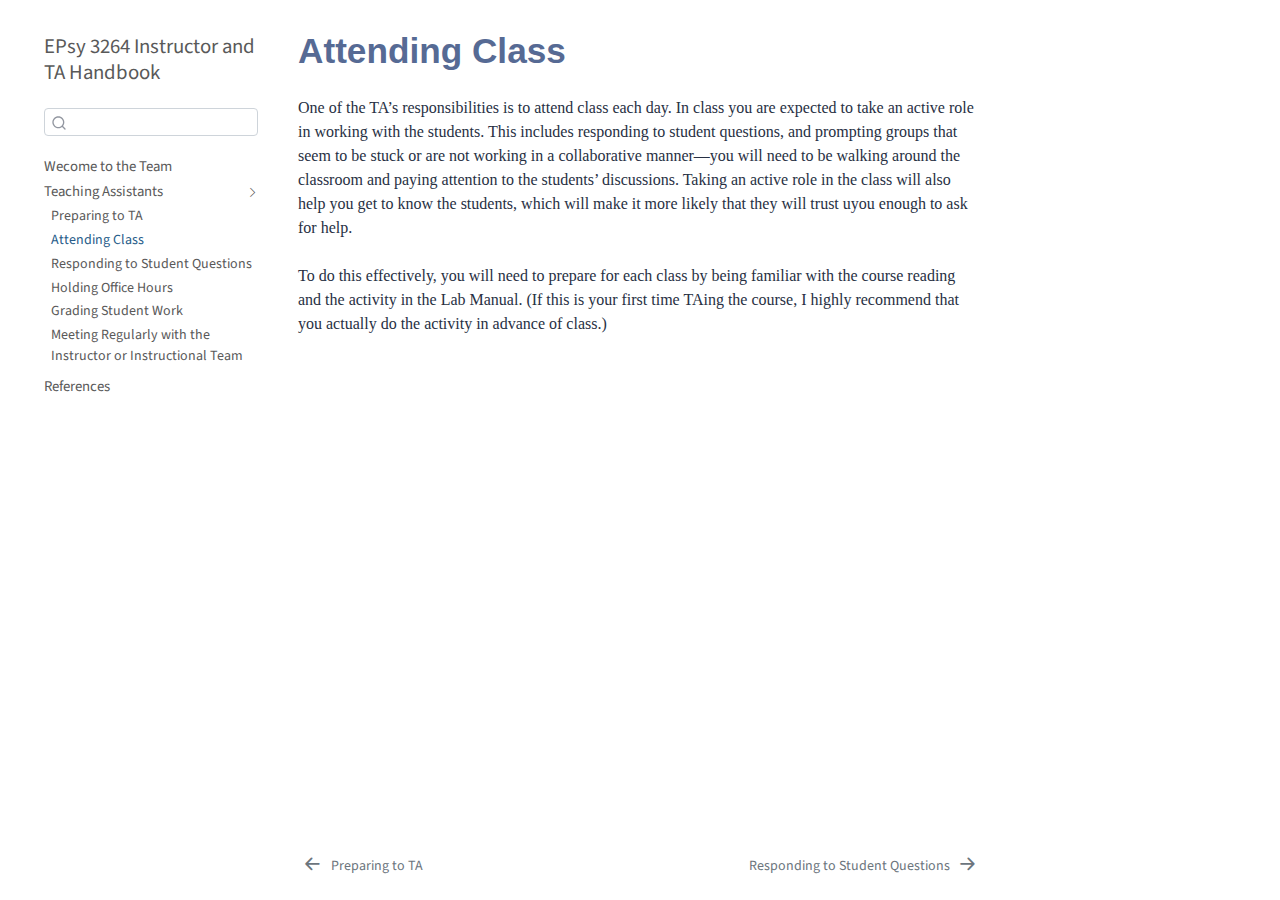
<file: docs/responsibility-attending-class.html>
<!DOCTYPE html>
<html xmlns="http://www.w3.org/1999/xhtml" lang="en" xml:lang="en"><head>

<meta charset="utf-8">
<meta name="generator" content="quarto-0.9.545">

<meta name="viewport" content="width=device-width, initial-scale=1.0, user-scalable=yes">


<title>EPsy 3264 Instructor and TA Handbook - Attending Class</title>
<style>
code{white-space: pre-wrap;}
span.smallcaps{font-variant: small-caps;}
span.underline{text-decoration: underline;}
div.column{display: inline-block; vertical-align: top; width: 50%;}
div.hanging-indent{margin-left: 1.5em; text-indent: -1.5em;}
ul.task-list{list-style: none;}
</style>


<script src="site_libs/quarto-nav/quarto-nav.js"></script>
<script src="site_libs/quarto-nav/headroom.min.js"></script>
<script src="site_libs/clipboard/clipboard.min.js"></script>
<script src="site_libs/quarto-search/autocomplete.umd.js"></script>
<script src="site_libs/quarto-search/fuse.min.js"></script>
<script src="site_libs/quarto-search/quarto-search.js"></script>
<meta name="quarto:offset" content="./">
<link href="./responsibility-student-questions.html" rel="next">
<link href="./preparation.html" rel="prev">
<script src="site_libs/quarto-html/quarto.js"></script>
<script src="site_libs/quarto-html/popper.min.js"></script>
<script src="site_libs/quarto-html/tippy.umd.min.js"></script>
<script src="site_libs/quarto-html/anchor.min.js"></script>
<link href="site_libs/quarto-html/tippy.css" rel="stylesheet">
<link href="site_libs/quarto-html/quarto-syntax-highlighting.css" rel="stylesheet" id="quarto-text-highlighting-styles">
<script src="site_libs/bootstrap/bootstrap.min.js"></script>
<link href="site_libs/bootstrap/bootstrap-icons.css" rel="stylesheet">
<link href="site_libs/bootstrap/bootstrap.min.css" rel="stylesheet">
<script id="quarto-search-options" type="application/json">{
  "location": "sidebar",
  "copy-button": false,
  "collapse-after": 3,
  "panel-placement": "start",
  "type": "textbox",
  "limit": 20,
  "language": {
    "search-no-results-text": "No results",
    "search-matching-documents-text": "matching documents",
    "search-copy-link-title": "Copy link to search",
    "search-hide-matches-text": "Hide additional matches",
    "search-more-match-text": "more match in this document",
    "search-more-matches-text": "more matches in this document",
    "search-clear-button-title": "Clear",
    "search-detached-cancel-button-title": "Cancel",
    "search-submit-button-title": "Submit"
  }
}</script>


</head>

<body class="nav-sidebar floating">

<div id="quarto-search-results"></div>
  <header id="quarto-header" class="headroom fixed-top">
  <nav class="quarto-secondary-nav" data-bs-toggle="collapse" data-bs-target="#quarto-sidebar" aria-controls="quarto-sidebar" aria-expanded="false" aria-label="Toggle sidebar navigation" onclick="if (window.quartoToggleHeadroom) { window.quartoToggleHeadroom(); }">
    <div class="container-fluid d-flex justify-content-between">
      <h1 class="quarto-secondary-nav-title">Attending Class</h1>
      <button type="button" class="quarto-btn-toggle btn" aria-label="Show secondary navigation">
        <i class="bi bi-chevron-right"></i>
      </button>
    </div>
  </nav>
</header>
<!-- content -->
<div id="quarto-content" class="quarto-container page-columns page-rows-contents page-layout-article">
<!-- sidebar -->
  <nav id="quarto-sidebar" class="sidebar collapse sidebar-navigation floating overflow-auto">
    <div class="pt-lg-2 mt-2 text-left sidebar-header">
    <div class="sidebar-title mb-0 py-0">
      <a href="./">EPsy 3264 Instructor and TA Handbook</a> 
    </div>
      </div>
      <div class="mt-2 flex-shrink-0 align-items-center">
        <div class="sidebar-search">
        <div id="quarto-search" class="" title="Search"></div>
        </div>
      </div>
    <div class="sidebar-menu-container"> 
    <ul class="list-unstyled mt-1">
        <li class="sidebar-item">
  <div class="sidebar-item-container"> 
  <a href="./index.html" class="sidebar-item-text sidebar-link">Wecome to the Team</a>
  </div>
</li>
        <li class="sidebar-item sidebar-item-section">
    <div class="sidebar-item-container"> 
        <a href="./ta-responsibilities.html" class="sidebar-item-text sidebar-link">Teaching Assistants</a>
      <a class="sidebar-item-toggle text-start" data-bs-toggle="collapse" data-bs-target="#quarto-sidebar-section-1" aria-expanded="true">
        <i class="bi bi-chevron-right ms-2"></i>
      </a>
    </div>
    <ul id="quarto-sidebar-section-1" class="collapse list-unstyled sidebar-section depth1 show">  
        <li class="sidebar-item">
  <div class="sidebar-item-container"> 
  <a href="./preparation.html" class="sidebar-item-text sidebar-link">Preparing to TA</a>
  </div>
</li>
        <li class="sidebar-item">
  <div class="sidebar-item-container"> 
  <a href="./responsibility-attending-class.html" class="sidebar-item-text sidebar-link active">Attending Class</a>
  </div>
</li>
        <li class="sidebar-item">
  <div class="sidebar-item-container"> 
  <a href="./responsibility-student-questions.html" class="sidebar-item-text sidebar-link">Responding to Student Questions</a>
  </div>
</li>
        <li class="sidebar-item">
  <div class="sidebar-item-container"> 
  <a href="./responsibility-office-hours.html" class="sidebar-item-text sidebar-link">Holding Office Hours</a>
  </div>
</li>
        <li class="sidebar-item">
  <div class="sidebar-item-container"> 
  <a href="./responsibility-grading.html" class="sidebar-item-text sidebar-link">Grading Student Work</a>
  </div>
</li>
        <li class="sidebar-item">
  <div class="sidebar-item-container"> 
  <a href="./responsibility-meeting.html" class="sidebar-item-text sidebar-link">Meeting Regularly with the Instructor or Instructional Team</a>
  </div>
</li>
    </ul>
  </li>
        <li class="sidebar-item">
  <div class="sidebar-item-container"> 
  <a href="./references.html" class="sidebar-item-text sidebar-link">References</a>
  </div>
</li>
    </ul>
    </div>
</nav>
<!-- margin-sidebar -->
    <div id="quarto-margin-sidebar" class="sidebar margin-sidebar">
        
    </div>
<!-- main -->
<main class="content" id="quarto-document-content">

<header id="title-block-header" class="quarto-title-block default">
<div class="quarto-title">
<h1 class="title d-none d-lg-block">Attending Class</h1>
</div>



<div class="quarto-title-meta">

    
    
  </div>
  

</header>

<p>One of the TA’s responsibilities is to attend class each day. In class you are expected to take an active role in working with the students. This includes responding to student questions, and prompting groups that seem to be stuck or are not working in a collaborative manner—you will need to be walking around the classroom and paying attention to the students’ discussions. Taking an active role in the class will also help you get to know the students, which will make it more likely that they will trust uyou enough to ask for help.</p>
<p>To do this effectively, you will need to prepare for each class by being familiar with the course reading and the activity in the Lab Manual. (If this is your first time TAing the course, I highly recommend that you actually do the activity in advance of class.)</p>
<!-- ::: {.callout-important icon="false"} -->
<!-- ::: -->



</main> <!-- /main -->
<script id="quarto-html-after-body" type="application/javascript">
window.document.addEventListener("DOMContentLoaded", function (event) {
  const icon = "";
  const anchorJS = new window.AnchorJS();
  anchorJS.options = {
    placement: 'right',
    icon: icon
  };
  anchorJS.add('.anchored');
  const clipboard = new window.ClipboardJS('.code-copy-button', {
    target: function(trigger) {
      return trigger.previousElementSibling;
    }
  });
  clipboard.on('success', function(e) {
    // button target
    const button = e.trigger;
    // don't keep focus
    button.blur();
    // flash "checked"
    button.classList.add('code-copy-button-checked');
    var currentTitle = button.getAttribute("title");
    button.setAttribute("title", "Copied!");
    setTimeout(function() {
      button.setAttribute("title", currentTitle);
      button.classList.remove('code-copy-button-checked');
    }, 1000);
    // clear code selection
    e.clearSelection();
  });
  function tippyHover(el, contentFn) {
    const config = {
      allowHTML: true,
      content: contentFn,
      maxWidth: 500,
      delay: 100,
      arrow: false,
      appendTo: function(el) {
          return el.parentElement;
      },
      interactive: true,
      interactiveBorder: 10,
      theme: 'quarto',
      placement: 'bottom-start'
    };
    window.tippy(el, config); 
  }
  const noterefs = window.document.querySelectorAll('a[role="doc-noteref"]');
  for (var i=0; i<noterefs.length; i++) {
    const ref = noterefs[i];
    tippyHover(ref, function() {
      let href = ref.getAttribute('href');
      try { href = new URL(href).hash; } catch {}
      const id = href.replace(/^#\/?/, "");
      const note = window.document.getElementById(id);
      return note.innerHTML;
    });
  }
  var bibliorefs = window.document.querySelectorAll('a[role="doc-biblioref"]');
  for (var i=0; i<bibliorefs.length; i++) {
    const ref = bibliorefs[i];
    const cites = ref.parentNode.getAttribute('data-cites').split(' ');
    tippyHover(ref, function() {
      var popup = window.document.createElement('div');
      cites.forEach(function(cite) {
        var citeDiv = window.document.createElement('div');
        citeDiv.classList.add('hanging-indent');
        citeDiv.classList.add('csl-entry');
        var biblioDiv = window.document.getElementById('ref-' + cite);
        if (biblioDiv) {
          citeDiv.innerHTML = biblioDiv.innerHTML;
        }
        popup.appendChild(citeDiv);
      });
      return popup.innerHTML;
    });
  }
});
</script>
<nav class="page-navigation">
  <div class="nav-page nav-page-previous">
      <a href="./preparation.html" class="pagination-link">
        <i class="bi bi-arrow-left-short"></i> <span class="nav-page-text">Preparing to TA</span>
      </a>          
  </div>
  <div class="nav-page nav-page-next">
      <a href="./responsibility-student-questions.html" class="pagination-link">
        <span class="nav-page-text">Responding to Student Questions</span> <i class="bi bi-arrow-right-short"></i>
      </a>
  </div>
</nav>
</div> <!-- /content -->



</body></html>
</file>
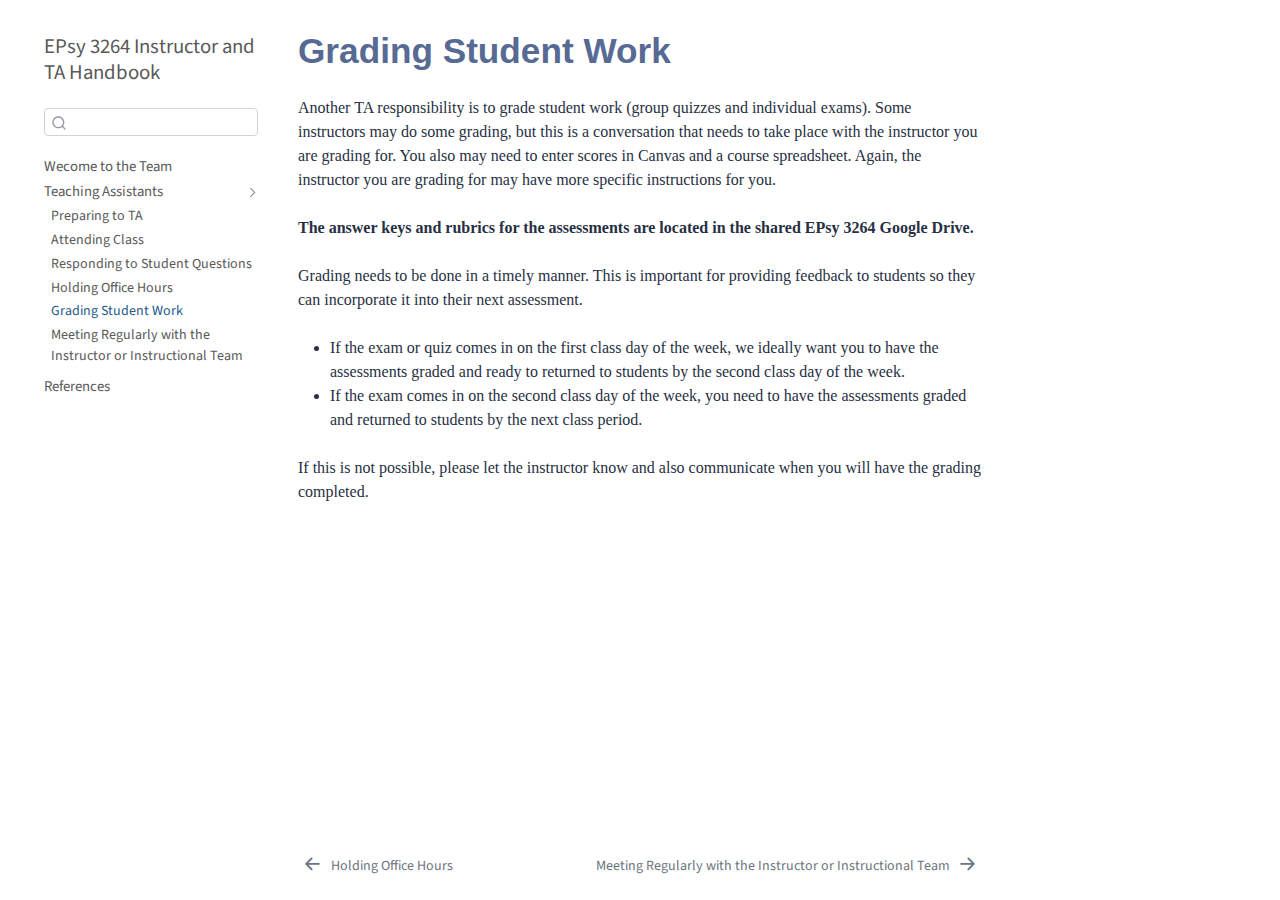
<file: docs/responsibility-grading.html>
<!DOCTYPE html>
<html xmlns="http://www.w3.org/1999/xhtml" lang="en" xml:lang="en"><head>

<meta charset="utf-8">
<meta name="generator" content="quarto-0.9.545">

<meta name="viewport" content="width=device-width, initial-scale=1.0, user-scalable=yes">


<title>EPsy 3264 Instructor and TA Handbook - Grading Student Work</title>
<style>
code{white-space: pre-wrap;}
span.smallcaps{font-variant: small-caps;}
span.underline{text-decoration: underline;}
div.column{display: inline-block; vertical-align: top; width: 50%;}
div.hanging-indent{margin-left: 1.5em; text-indent: -1.5em;}
ul.task-list{list-style: none;}
</style>


<script src="site_libs/quarto-nav/quarto-nav.js"></script>
<script src="site_libs/quarto-nav/headroom.min.js"></script>
<script src="site_libs/clipboard/clipboard.min.js"></script>
<script src="site_libs/quarto-search/autocomplete.umd.js"></script>
<script src="site_libs/quarto-search/fuse.min.js"></script>
<script src="site_libs/quarto-search/quarto-search.js"></script>
<meta name="quarto:offset" content="./">
<link href="./responsibility-meeting.html" rel="next">
<link href="./responsibility-office-hours.html" rel="prev">
<script src="site_libs/quarto-html/quarto.js"></script>
<script src="site_libs/quarto-html/popper.min.js"></script>
<script src="site_libs/quarto-html/tippy.umd.min.js"></script>
<script src="site_libs/quarto-html/anchor.min.js"></script>
<link href="site_libs/quarto-html/tippy.css" rel="stylesheet">
<link href="site_libs/quarto-html/quarto-syntax-highlighting.css" rel="stylesheet" id="quarto-text-highlighting-styles">
<script src="site_libs/bootstrap/bootstrap.min.js"></script>
<link href="site_libs/bootstrap/bootstrap-icons.css" rel="stylesheet">
<link href="site_libs/bootstrap/bootstrap.min.css" rel="stylesheet">
<script id="quarto-search-options" type="application/json">{
  "location": "sidebar",
  "copy-button": false,
  "collapse-after": 3,
  "panel-placement": "start",
  "type": "textbox",
  "limit": 20,
  "language": {
    "search-no-results-text": "No results",
    "search-matching-documents-text": "matching documents",
    "search-copy-link-title": "Copy link to search",
    "search-hide-matches-text": "Hide additional matches",
    "search-more-match-text": "more match in this document",
    "search-more-matches-text": "more matches in this document",
    "search-clear-button-title": "Clear",
    "search-detached-cancel-button-title": "Cancel",
    "search-submit-button-title": "Submit"
  }
}</script>


</head>

<body class="nav-sidebar floating">

<div id="quarto-search-results"></div>
  <header id="quarto-header" class="headroom fixed-top">
  <nav class="quarto-secondary-nav" data-bs-toggle="collapse" data-bs-target="#quarto-sidebar" aria-controls="quarto-sidebar" aria-expanded="false" aria-label="Toggle sidebar navigation" onclick="if (window.quartoToggleHeadroom) { window.quartoToggleHeadroom(); }">
    <div class="container-fluid d-flex justify-content-between">
      <h1 class="quarto-secondary-nav-title">Grading Student Work</h1>
      <button type="button" class="quarto-btn-toggle btn" aria-label="Show secondary navigation">
        <i class="bi bi-chevron-right"></i>
      </button>
    </div>
  </nav>
</header>
<!-- content -->
<div id="quarto-content" class="quarto-container page-columns page-rows-contents page-layout-article">
<!-- sidebar -->
  <nav id="quarto-sidebar" class="sidebar collapse sidebar-navigation floating overflow-auto">
    <div class="pt-lg-2 mt-2 text-left sidebar-header">
    <div class="sidebar-title mb-0 py-0">
      <a href="./">EPsy 3264 Instructor and TA Handbook</a> 
    </div>
      </div>
      <div class="mt-2 flex-shrink-0 align-items-center">
        <div class="sidebar-search">
        <div id="quarto-search" class="" title="Search"></div>
        </div>
      </div>
    <div class="sidebar-menu-container"> 
    <ul class="list-unstyled mt-1">
        <li class="sidebar-item">
  <div class="sidebar-item-container"> 
  <a href="./index.html" class="sidebar-item-text sidebar-link">Wecome to the Team</a>
  </div>
</li>
        <li class="sidebar-item sidebar-item-section">
    <div class="sidebar-item-container"> 
        <a href="./ta-responsibilities.html" class="sidebar-item-text sidebar-link">Teaching Assistants</a>
      <a class="sidebar-item-toggle text-start" data-bs-toggle="collapse" data-bs-target="#quarto-sidebar-section-1" aria-expanded="true">
        <i class="bi bi-chevron-right ms-2"></i>
      </a>
    </div>
    <ul id="quarto-sidebar-section-1" class="collapse list-unstyled sidebar-section depth1 show">  
        <li class="sidebar-item">
  <div class="sidebar-item-container"> 
  <a href="./preparation.html" class="sidebar-item-text sidebar-link">Preparing to TA</a>
  </div>
</li>
        <li class="sidebar-item">
  <div class="sidebar-item-container"> 
  <a href="./responsibility-attending-class.html" class="sidebar-item-text sidebar-link">Attending Class</a>
  </div>
</li>
        <li class="sidebar-item">
  <div class="sidebar-item-container"> 
  <a href="./responsibility-student-questions.html" class="sidebar-item-text sidebar-link">Responding to Student Questions</a>
  </div>
</li>
        <li class="sidebar-item">
  <div class="sidebar-item-container"> 
  <a href="./responsibility-office-hours.html" class="sidebar-item-text sidebar-link">Holding Office Hours</a>
  </div>
</li>
        <li class="sidebar-item">
  <div class="sidebar-item-container"> 
  <a href="./responsibility-grading.html" class="sidebar-item-text sidebar-link active">Grading Student Work</a>
  </div>
</li>
        <li class="sidebar-item">
  <div class="sidebar-item-container"> 
  <a href="./responsibility-meeting.html" class="sidebar-item-text sidebar-link">Meeting Regularly with the Instructor or Instructional Team</a>
  </div>
</li>
    </ul>
  </li>
        <li class="sidebar-item">
  <div class="sidebar-item-container"> 
  <a href="./references.html" class="sidebar-item-text sidebar-link">References</a>
  </div>
</li>
    </ul>
    </div>
</nav>
<!-- margin-sidebar -->
    <div id="quarto-margin-sidebar" class="sidebar margin-sidebar">
        
    </div>
<!-- main -->
<main class="content" id="quarto-document-content">

<header id="title-block-header" class="quarto-title-block default">
<div class="quarto-title">
<h1 class="title d-none d-lg-block">Grading Student Work</h1>
</div>



<div class="quarto-title-meta">

    
    
  </div>
  

</header>

<p>Another TA responsibility is to grade student work (group quizzes and individual exams). Some instructors may do some grading, but this is a conversation that needs to take place with the instructor you are grading for. You also may need to enter scores in Canvas and a course spreadsheet. Again, the instructor you are grading for may have more specific instructions for you.</p>
<p><strong>The answer keys and rubrics for the assessments are located in the shared EPsy 3264 Google Drive.</strong></p>
<p>Grading needs to be done in a timely manner. This is important for providing feedback to students so they can incorporate it into their next assessment.</p>
<ul>
<li>If the exam or quiz comes in on the first class day of the week, we ideally want you to have the assessments graded and ready to returned to students by the second class day of the week.</li>
<li>If the exam comes in on the second class day of the week, you need to have the assessments graded and returned to students by the next class period.</li>
</ul>
<p>If this is not possible, please let the instructor know and also communicate when you will have the grading completed.</p>



</main> <!-- /main -->
<script id="quarto-html-after-body" type="application/javascript">
window.document.addEventListener("DOMContentLoaded", function (event) {
  const icon = "";
  const anchorJS = new window.AnchorJS();
  anchorJS.options = {
    placement: 'right',
    icon: icon
  };
  anchorJS.add('.anchored');
  const clipboard = new window.ClipboardJS('.code-copy-button', {
    target: function(trigger) {
      return trigger.previousElementSibling;
    }
  });
  clipboard.on('success', function(e) {
    // button target
    const button = e.trigger;
    // don't keep focus
    button.blur();
    // flash "checked"
    button.classList.add('code-copy-button-checked');
    var currentTitle = button.getAttribute("title");
    button.setAttribute("title", "Copied!");
    setTimeout(function() {
      button.setAttribute("title", currentTitle);
      button.classList.remove('code-copy-button-checked');
    }, 1000);
    // clear code selection
    e.clearSelection();
  });
  function tippyHover(el, contentFn) {
    const config = {
      allowHTML: true,
      content: contentFn,
      maxWidth: 500,
      delay: 100,
      arrow: false,
      appendTo: function(el) {
          return el.parentElement;
      },
      interactive: true,
      interactiveBorder: 10,
      theme: 'quarto',
      placement: 'bottom-start'
    };
    window.tippy(el, config); 
  }
  const noterefs = window.document.querySelectorAll('a[role="doc-noteref"]');
  for (var i=0; i<noterefs.length; i++) {
    const ref = noterefs[i];
    tippyHover(ref, function() {
      let href = ref.getAttribute('href');
      try { href = new URL(href).hash; } catch {}
      const id = href.replace(/^#\/?/, "");
      const note = window.document.getElementById(id);
      return note.innerHTML;
    });
  }
  var bibliorefs = window.document.querySelectorAll('a[role="doc-biblioref"]');
  for (var i=0; i<bibliorefs.length; i++) {
    const ref = bibliorefs[i];
    const cites = ref.parentNode.getAttribute('data-cites').split(' ');
    tippyHover(ref, function() {
      var popup = window.document.createElement('div');
      cites.forEach(function(cite) {
        var citeDiv = window.document.createElement('div');
        citeDiv.classList.add('hanging-indent');
        citeDiv.classList.add('csl-entry');
        var biblioDiv = window.document.getElementById('ref-' + cite);
        if (biblioDiv) {
          citeDiv.innerHTML = biblioDiv.innerHTML;
        }
        popup.appendChild(citeDiv);
      });
      return popup.innerHTML;
    });
  }
});
</script>
<nav class="page-navigation">
  <div class="nav-page nav-page-previous">
      <a href="./responsibility-office-hours.html" class="pagination-link">
        <i class="bi bi-arrow-left-short"></i> <span class="nav-page-text">Holding Office Hours</span>
      </a>          
  </div>
  <div class="nav-page nav-page-next">
      <a href="./responsibility-meeting.html" class="pagination-link">
        <span class="nav-page-text">Meeting Regularly with the Instructor or Instructional Team</span> <i class="bi bi-arrow-right-short"></i>
      </a>
  </div>
</nav>
</div> <!-- /content -->



</body></html>
</file>
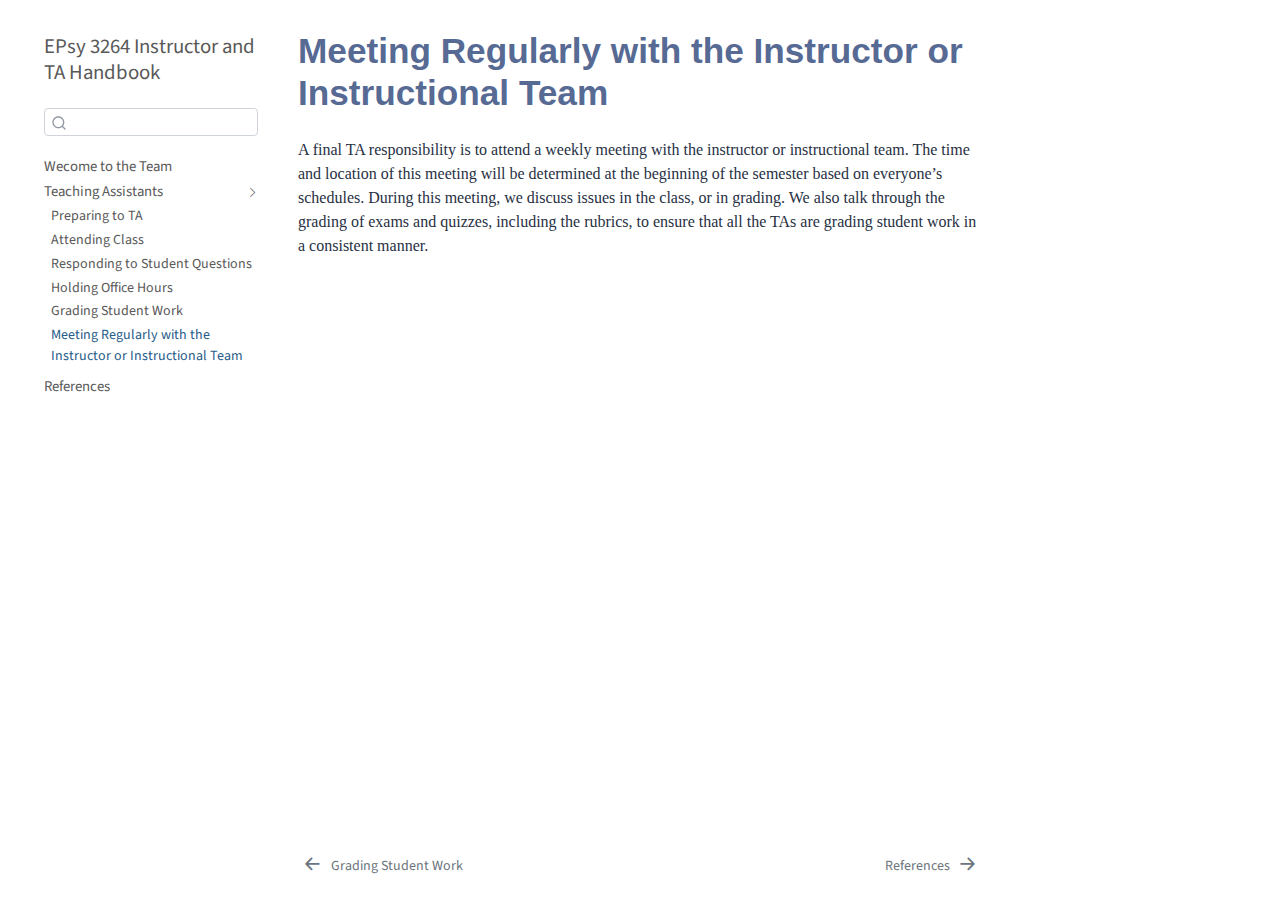
<file: docs/responsibility-meeting.html>
<!DOCTYPE html>
<html xmlns="http://www.w3.org/1999/xhtml" lang="en" xml:lang="en"><head>

<meta charset="utf-8">
<meta name="generator" content="quarto-0.9.545">

<meta name="viewport" content="width=device-width, initial-scale=1.0, user-scalable=yes">


<title>EPsy 3264 Instructor and TA Handbook - Meeting Regularly with the Instructor or Instructional Team</title>
<style>
code{white-space: pre-wrap;}
span.smallcaps{font-variant: small-caps;}
span.underline{text-decoration: underline;}
div.column{display: inline-block; vertical-align: top; width: 50%;}
div.hanging-indent{margin-left: 1.5em; text-indent: -1.5em;}
ul.task-list{list-style: none;}
</style>


<script src="site_libs/quarto-nav/quarto-nav.js"></script>
<script src="site_libs/quarto-nav/headroom.min.js"></script>
<script src="site_libs/clipboard/clipboard.min.js"></script>
<script src="site_libs/quarto-search/autocomplete.umd.js"></script>
<script src="site_libs/quarto-search/fuse.min.js"></script>
<script src="site_libs/quarto-search/quarto-search.js"></script>
<meta name="quarto:offset" content="./">
<link href="./references.html" rel="next">
<link href="./responsibility-grading.html" rel="prev">
<script src="site_libs/quarto-html/quarto.js"></script>
<script src="site_libs/quarto-html/popper.min.js"></script>
<script src="site_libs/quarto-html/tippy.umd.min.js"></script>
<script src="site_libs/quarto-html/anchor.min.js"></script>
<link href="site_libs/quarto-html/tippy.css" rel="stylesheet">
<link href="site_libs/quarto-html/quarto-syntax-highlighting.css" rel="stylesheet" id="quarto-text-highlighting-styles">
<script src="site_libs/bootstrap/bootstrap.min.js"></script>
<link href="site_libs/bootstrap/bootstrap-icons.css" rel="stylesheet">
<link href="site_libs/bootstrap/bootstrap.min.css" rel="stylesheet">
<script id="quarto-search-options" type="application/json">{
  "location": "sidebar",
  "copy-button": false,
  "collapse-after": 3,
  "panel-placement": "start",
  "type": "textbox",
  "limit": 20,
  "language": {
    "search-no-results-text": "No results",
    "search-matching-documents-text": "matching documents",
    "search-copy-link-title": "Copy link to search",
    "search-hide-matches-text": "Hide additional matches",
    "search-more-match-text": "more match in this document",
    "search-more-matches-text": "more matches in this document",
    "search-clear-button-title": "Clear",
    "search-detached-cancel-button-title": "Cancel",
    "search-submit-button-title": "Submit"
  }
}</script>


</head>

<body class="nav-sidebar floating">

<div id="quarto-search-results"></div>
  <header id="quarto-header" class="headroom fixed-top">
  <nav class="quarto-secondary-nav" data-bs-toggle="collapse" data-bs-target="#quarto-sidebar" aria-controls="quarto-sidebar" aria-expanded="false" aria-label="Toggle sidebar navigation" onclick="if (window.quartoToggleHeadroom) { window.quartoToggleHeadroom(); }">
    <div class="container-fluid d-flex justify-content-between">
      <h1 class="quarto-secondary-nav-title">Meeting Regularly with the Instructor or Instructional Team</h1>
      <button type="button" class="quarto-btn-toggle btn" aria-label="Show secondary navigation">
        <i class="bi bi-chevron-right"></i>
      </button>
    </div>
  </nav>
</header>
<!-- content -->
<div id="quarto-content" class="quarto-container page-columns page-rows-contents page-layout-article">
<!-- sidebar -->
  <nav id="quarto-sidebar" class="sidebar collapse sidebar-navigation floating overflow-auto">
    <div class="pt-lg-2 mt-2 text-left sidebar-header">
    <div class="sidebar-title mb-0 py-0">
      <a href="./">EPsy 3264 Instructor and TA Handbook</a> 
    </div>
      </div>
      <div class="mt-2 flex-shrink-0 align-items-center">
        <div class="sidebar-search">
        <div id="quarto-search" class="" title="Search"></div>
        </div>
      </div>
    <div class="sidebar-menu-container"> 
    <ul class="list-unstyled mt-1">
        <li class="sidebar-item">
  <div class="sidebar-item-container"> 
  <a href="./index.html" class="sidebar-item-text sidebar-link">Wecome to the Team</a>
  </div>
</li>
        <li class="sidebar-item sidebar-item-section">
    <div class="sidebar-item-container"> 
        <a href="./ta-responsibilities.html" class="sidebar-item-text sidebar-link">Teaching Assistants</a>
      <a class="sidebar-item-toggle text-start" data-bs-toggle="collapse" data-bs-target="#quarto-sidebar-section-1" aria-expanded="true">
        <i class="bi bi-chevron-right ms-2"></i>
      </a>
    </div>
    <ul id="quarto-sidebar-section-1" class="collapse list-unstyled sidebar-section depth1 show">  
        <li class="sidebar-item">
  <div class="sidebar-item-container"> 
  <a href="./preparation.html" class="sidebar-item-text sidebar-link">Preparing to TA</a>
  </div>
</li>
        <li class="sidebar-item">
  <div class="sidebar-item-container"> 
  <a href="./responsibility-attending-class.html" class="sidebar-item-text sidebar-link">Attending Class</a>
  </div>
</li>
        <li class="sidebar-item">
  <div class="sidebar-item-container"> 
  <a href="./responsibility-student-questions.html" class="sidebar-item-text sidebar-link">Responding to Student Questions</a>
  </div>
</li>
        <li class="sidebar-item">
  <div class="sidebar-item-container"> 
  <a href="./responsibility-office-hours.html" class="sidebar-item-text sidebar-link">Holding Office Hours</a>
  </div>
</li>
        <li class="sidebar-item">
  <div class="sidebar-item-container"> 
  <a href="./responsibility-grading.html" class="sidebar-item-text sidebar-link">Grading Student Work</a>
  </div>
</li>
        <li class="sidebar-item">
  <div class="sidebar-item-container"> 
  <a href="./responsibility-meeting.html" class="sidebar-item-text sidebar-link active">Meeting Regularly with the Instructor or Instructional Team</a>
  </div>
</li>
    </ul>
  </li>
        <li class="sidebar-item">
  <div class="sidebar-item-container"> 
  <a href="./references.html" class="sidebar-item-text sidebar-link">References</a>
  </div>
</li>
    </ul>
    </div>
</nav>
<!-- margin-sidebar -->
    <div id="quarto-margin-sidebar" class="sidebar margin-sidebar">
        
    </div>
<!-- main -->
<main class="content" id="quarto-document-content">

<header id="title-block-header" class="quarto-title-block default">
<div class="quarto-title">
<h1 class="title d-none d-lg-block">Meeting Regularly with the Instructor or Instructional Team</h1>
</div>



<div class="quarto-title-meta">

    
    
  </div>
  

</header>

<p>A final TA responsibility is to attend a weekly meeting with the instructor or instructional team. The time and location of this meeting will be determined at the beginning of the semester based on everyone’s schedules. During this meeting, we discuss issues in the class, or in grading. We also talk through the grading of exams and quizzes, including the rubrics, to ensure that all the TAs are grading student work in a consistent manner.</p>



</main> <!-- /main -->
<script id="quarto-html-after-body" type="application/javascript">
window.document.addEventListener("DOMContentLoaded", function (event) {
  const icon = "";
  const anchorJS = new window.AnchorJS();
  anchorJS.options = {
    placement: 'right',
    icon: icon
  };
  anchorJS.add('.anchored');
  const clipboard = new window.ClipboardJS('.code-copy-button', {
    target: function(trigger) {
      return trigger.previousElementSibling;
    }
  });
  clipboard.on('success', function(e) {
    // button target
    const button = e.trigger;
    // don't keep focus
    button.blur();
    // flash "checked"
    button.classList.add('code-copy-button-checked');
    var currentTitle = button.getAttribute("title");
    button.setAttribute("title", "Copied!");
    setTimeout(function() {
      button.setAttribute("title", currentTitle);
      button.classList.remove('code-copy-button-checked');
    }, 1000);
    // clear code selection
    e.clearSelection();
  });
  function tippyHover(el, contentFn) {
    const config = {
      allowHTML: true,
      content: contentFn,
      maxWidth: 500,
      delay: 100,
      arrow: false,
      appendTo: function(el) {
          return el.parentElement;
      },
      interactive: true,
      interactiveBorder: 10,
      theme: 'quarto',
      placement: 'bottom-start'
    };
    window.tippy(el, config); 
  }
  const noterefs = window.document.querySelectorAll('a[role="doc-noteref"]');
  for (var i=0; i<noterefs.length; i++) {
    const ref = noterefs[i];
    tippyHover(ref, function() {
      let href = ref.getAttribute('href');
      try { href = new URL(href).hash; } catch {}
      const id = href.replace(/^#\/?/, "");
      const note = window.document.getElementById(id);
      return note.innerHTML;
    });
  }
  var bibliorefs = window.document.querySelectorAll('a[role="doc-biblioref"]');
  for (var i=0; i<bibliorefs.length; i++) {
    const ref = bibliorefs[i];
    const cites = ref.parentNode.getAttribute('data-cites').split(' ');
    tippyHover(ref, function() {
      var popup = window.document.createElement('div');
      cites.forEach(function(cite) {
        var citeDiv = window.document.createElement('div');
        citeDiv.classList.add('hanging-indent');
        citeDiv.classList.add('csl-entry');
        var biblioDiv = window.document.getElementById('ref-' + cite);
        if (biblioDiv) {
          citeDiv.innerHTML = biblioDiv.innerHTML;
        }
        popup.appendChild(citeDiv);
      });
      return popup.innerHTML;
    });
  }
});
</script>
<nav class="page-navigation">
  <div class="nav-page nav-page-previous">
      <a href="./responsibility-grading.html" class="pagination-link">
        <i class="bi bi-arrow-left-short"></i> <span class="nav-page-text">Grading Student Work</span>
      </a>          
  </div>
  <div class="nav-page nav-page-next">
      <a href="./references.html" class="pagination-link">
        <span class="nav-page-text">References</span> <i class="bi bi-arrow-right-short"></i>
      </a>
  </div>
</nav>
</div> <!-- /content -->



</body></html>
</file>
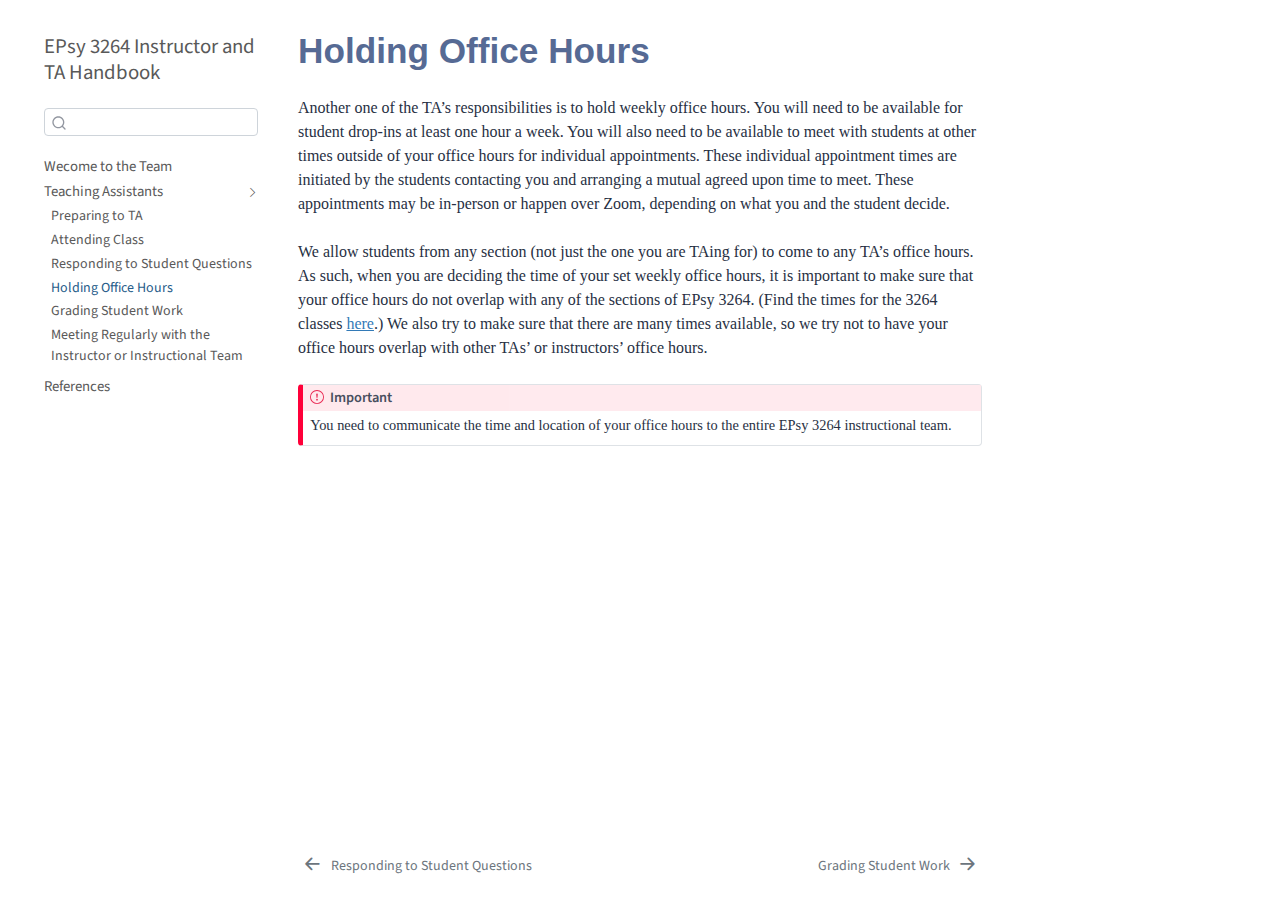
<file: docs/responsibility-office-hours.html>
<!DOCTYPE html>
<html xmlns="http://www.w3.org/1999/xhtml" lang="en" xml:lang="en"><head>

<meta charset="utf-8">
<meta name="generator" content="quarto-0.9.545">

<meta name="viewport" content="width=device-width, initial-scale=1.0, user-scalable=yes">


<title>EPsy 3264 Instructor and TA Handbook - Holding Office Hours</title>
<style>
code{white-space: pre-wrap;}
span.smallcaps{font-variant: small-caps;}
span.underline{text-decoration: underline;}
div.column{display: inline-block; vertical-align: top; width: 50%;}
div.hanging-indent{margin-left: 1.5em; text-indent: -1.5em;}
ul.task-list{list-style: none;}
</style>


<script src="site_libs/quarto-nav/quarto-nav.js"></script>
<script src="site_libs/quarto-nav/headroom.min.js"></script>
<script src="site_libs/clipboard/clipboard.min.js"></script>
<script src="site_libs/quarto-search/autocomplete.umd.js"></script>
<script src="site_libs/quarto-search/fuse.min.js"></script>
<script src="site_libs/quarto-search/quarto-search.js"></script>
<meta name="quarto:offset" content="./">
<link href="./responsibility-grading.html" rel="next">
<link href="./responsibility-student-questions.html" rel="prev">
<script src="site_libs/quarto-html/quarto.js"></script>
<script src="site_libs/quarto-html/popper.min.js"></script>
<script src="site_libs/quarto-html/tippy.umd.min.js"></script>
<script src="site_libs/quarto-html/anchor.min.js"></script>
<link href="site_libs/quarto-html/tippy.css" rel="stylesheet">
<link href="site_libs/quarto-html/quarto-syntax-highlighting.css" rel="stylesheet" id="quarto-text-highlighting-styles">
<script src="site_libs/bootstrap/bootstrap.min.js"></script>
<link href="site_libs/bootstrap/bootstrap-icons.css" rel="stylesheet">
<link href="site_libs/bootstrap/bootstrap.min.css" rel="stylesheet">
<script id="quarto-search-options" type="application/json">{
  "location": "sidebar",
  "copy-button": false,
  "collapse-after": 3,
  "panel-placement": "start",
  "type": "textbox",
  "limit": 20,
  "language": {
    "search-no-results-text": "No results",
    "search-matching-documents-text": "matching documents",
    "search-copy-link-title": "Copy link to search",
    "search-hide-matches-text": "Hide additional matches",
    "search-more-match-text": "more match in this document",
    "search-more-matches-text": "more matches in this document",
    "search-clear-button-title": "Clear",
    "search-detached-cancel-button-title": "Cancel",
    "search-submit-button-title": "Submit"
  }
}</script>


</head>

<body class="nav-sidebar floating">

<div id="quarto-search-results"></div>
  <header id="quarto-header" class="headroom fixed-top">
  <nav class="quarto-secondary-nav" data-bs-toggle="collapse" data-bs-target="#quarto-sidebar" aria-controls="quarto-sidebar" aria-expanded="false" aria-label="Toggle sidebar navigation" onclick="if (window.quartoToggleHeadroom) { window.quartoToggleHeadroom(); }">
    <div class="container-fluid d-flex justify-content-between">
      <h1 class="quarto-secondary-nav-title">Holding Office Hours</h1>
      <button type="button" class="quarto-btn-toggle btn" aria-label="Show secondary navigation">
        <i class="bi bi-chevron-right"></i>
      </button>
    </div>
  </nav>
</header>
<!-- content -->
<div id="quarto-content" class="quarto-container page-columns page-rows-contents page-layout-article">
<!-- sidebar -->
  <nav id="quarto-sidebar" class="sidebar collapse sidebar-navigation floating overflow-auto">
    <div class="pt-lg-2 mt-2 text-left sidebar-header">
    <div class="sidebar-title mb-0 py-0">
      <a href="./">EPsy 3264 Instructor and TA Handbook</a> 
    </div>
      </div>
      <div class="mt-2 flex-shrink-0 align-items-center">
        <div class="sidebar-search">
        <div id="quarto-search" class="" title="Search"></div>
        </div>
      </div>
    <div class="sidebar-menu-container"> 
    <ul class="list-unstyled mt-1">
        <li class="sidebar-item">
  <div class="sidebar-item-container"> 
  <a href="./index.html" class="sidebar-item-text sidebar-link">Wecome to the Team</a>
  </div>
</li>
        <li class="sidebar-item sidebar-item-section">
    <div class="sidebar-item-container"> 
        <a href="./ta-responsibilities.html" class="sidebar-item-text sidebar-link">Teaching Assistants</a>
      <a class="sidebar-item-toggle text-start" data-bs-toggle="collapse" data-bs-target="#quarto-sidebar-section-1" aria-expanded="true">
        <i class="bi bi-chevron-right ms-2"></i>
      </a>
    </div>
    <ul id="quarto-sidebar-section-1" class="collapse list-unstyled sidebar-section depth1 show">  
        <li class="sidebar-item">
  <div class="sidebar-item-container"> 
  <a href="./preparation.html" class="sidebar-item-text sidebar-link">Preparing to TA</a>
  </div>
</li>
        <li class="sidebar-item">
  <div class="sidebar-item-container"> 
  <a href="./responsibility-attending-class.html" class="sidebar-item-text sidebar-link">Attending Class</a>
  </div>
</li>
        <li class="sidebar-item">
  <div class="sidebar-item-container"> 
  <a href="./responsibility-student-questions.html" class="sidebar-item-text sidebar-link">Responding to Student Questions</a>
  </div>
</li>
        <li class="sidebar-item">
  <div class="sidebar-item-container"> 
  <a href="./responsibility-office-hours.html" class="sidebar-item-text sidebar-link active">Holding Office Hours</a>
  </div>
</li>
        <li class="sidebar-item">
  <div class="sidebar-item-container"> 
  <a href="./responsibility-grading.html" class="sidebar-item-text sidebar-link">Grading Student Work</a>
  </div>
</li>
        <li class="sidebar-item">
  <div class="sidebar-item-container"> 
  <a href="./responsibility-meeting.html" class="sidebar-item-text sidebar-link">Meeting Regularly with the Instructor or Instructional Team</a>
  </div>
</li>
    </ul>
  </li>
        <li class="sidebar-item">
  <div class="sidebar-item-container"> 
  <a href="./references.html" class="sidebar-item-text sidebar-link">References</a>
  </div>
</li>
    </ul>
    </div>
</nav>
<!-- margin-sidebar -->
    <div id="quarto-margin-sidebar" class="sidebar margin-sidebar">
        
    </div>
<!-- main -->
<main class="content" id="quarto-document-content">

<header id="title-block-header" class="quarto-title-block default">
<div class="quarto-title">
<h1 class="title d-none d-lg-block">Holding Office Hours</h1>
</div>



<div class="quarto-title-meta">

    
    
  </div>
  

</header>

<p>Another one of the TA’s responsibilities is to hold weekly office hours. You will need to be available for student drop-ins at least one hour a week. You will also need to be available to meet with students at other times outside of your office hours for individual appointments. These individual appointment times are initiated by the students contacting you and arranging a mutual agreed upon time to meet. These appointments may be in-person or happen over Zoom, depending on what you and the student decide.</p>
<p>We allow students from any section (not just the one you are TAing for) to come to any TA’s office hours. As such, when you are deciding the time of your set weekly office hours, it is important to make sure that your office hours do not overlap with any of the sections of EPsy 3264. (Find the times for the 3264 classes <a href="https://dept.aem.umn.edu/cgi-bin/courses/noauth/class-schedule?next=EPSY">here</a>.) We also try to make sure that there are many times available, so we try not to have your office hours overlap with other TAs’ or instructors’ office hours.</p>
<div class="callout-important callout callout-style-default callout-captioned">
<div class="callout-header d-flex align-content-center">
<div class="callout-icon-container">
<i class="callout-icon"></i>
</div>
<div class="callout-caption-container flex-fill">
Important
</div>
</div>
<div class="callout-body-container callout-body">
<p>You need to communicate the time and location of your office hours to the entire EPsy 3264 instructional team.</p>
</div>
</div>



</main> <!-- /main -->
<script id="quarto-html-after-body" type="application/javascript">
window.document.addEventListener("DOMContentLoaded", function (event) {
  const icon = "";
  const anchorJS = new window.AnchorJS();
  anchorJS.options = {
    placement: 'right',
    icon: icon
  };
  anchorJS.add('.anchored');
  const clipboard = new window.ClipboardJS('.code-copy-button', {
    target: function(trigger) {
      return trigger.previousElementSibling;
    }
  });
  clipboard.on('success', function(e) {
    // button target
    const button = e.trigger;
    // don't keep focus
    button.blur();
    // flash "checked"
    button.classList.add('code-copy-button-checked');
    var currentTitle = button.getAttribute("title");
    button.setAttribute("title", "Copied!");
    setTimeout(function() {
      button.setAttribute("title", currentTitle);
      button.classList.remove('code-copy-button-checked');
    }, 1000);
    // clear code selection
    e.clearSelection();
  });
  function tippyHover(el, contentFn) {
    const config = {
      allowHTML: true,
      content: contentFn,
      maxWidth: 500,
      delay: 100,
      arrow: false,
      appendTo: function(el) {
          return el.parentElement;
      },
      interactive: true,
      interactiveBorder: 10,
      theme: 'quarto',
      placement: 'bottom-start'
    };
    window.tippy(el, config); 
  }
  const noterefs = window.document.querySelectorAll('a[role="doc-noteref"]');
  for (var i=0; i<noterefs.length; i++) {
    const ref = noterefs[i];
    tippyHover(ref, function() {
      let href = ref.getAttribute('href');
      try { href = new URL(href).hash; } catch {}
      const id = href.replace(/^#\/?/, "");
      const note = window.document.getElementById(id);
      return note.innerHTML;
    });
  }
  var bibliorefs = window.document.querySelectorAll('a[role="doc-biblioref"]');
  for (var i=0; i<bibliorefs.length; i++) {
    const ref = bibliorefs[i];
    const cites = ref.parentNode.getAttribute('data-cites').split(' ');
    tippyHover(ref, function() {
      var popup = window.document.createElement('div');
      cites.forEach(function(cite) {
        var citeDiv = window.document.createElement('div');
        citeDiv.classList.add('hanging-indent');
        citeDiv.classList.add('csl-entry');
        var biblioDiv = window.document.getElementById('ref-' + cite);
        if (biblioDiv) {
          citeDiv.innerHTML = biblioDiv.innerHTML;
        }
        popup.appendChild(citeDiv);
      });
      return popup.innerHTML;
    });
  }
});
</script>
<nav class="page-navigation">
  <div class="nav-page nav-page-previous">
      <a href="./responsibility-student-questions.html" class="pagination-link">
        <i class="bi bi-arrow-left-short"></i> <span class="nav-page-text">Responding to Student Questions</span>
      </a>          
  </div>
  <div class="nav-page nav-page-next">
      <a href="./responsibility-grading.html" class="pagination-link">
        <span class="nav-page-text">Grading Student Work</span> <i class="bi bi-arrow-right-short"></i>
      </a>
  </div>
</nav>
</div> <!-- /content -->



</body></html>
</file>
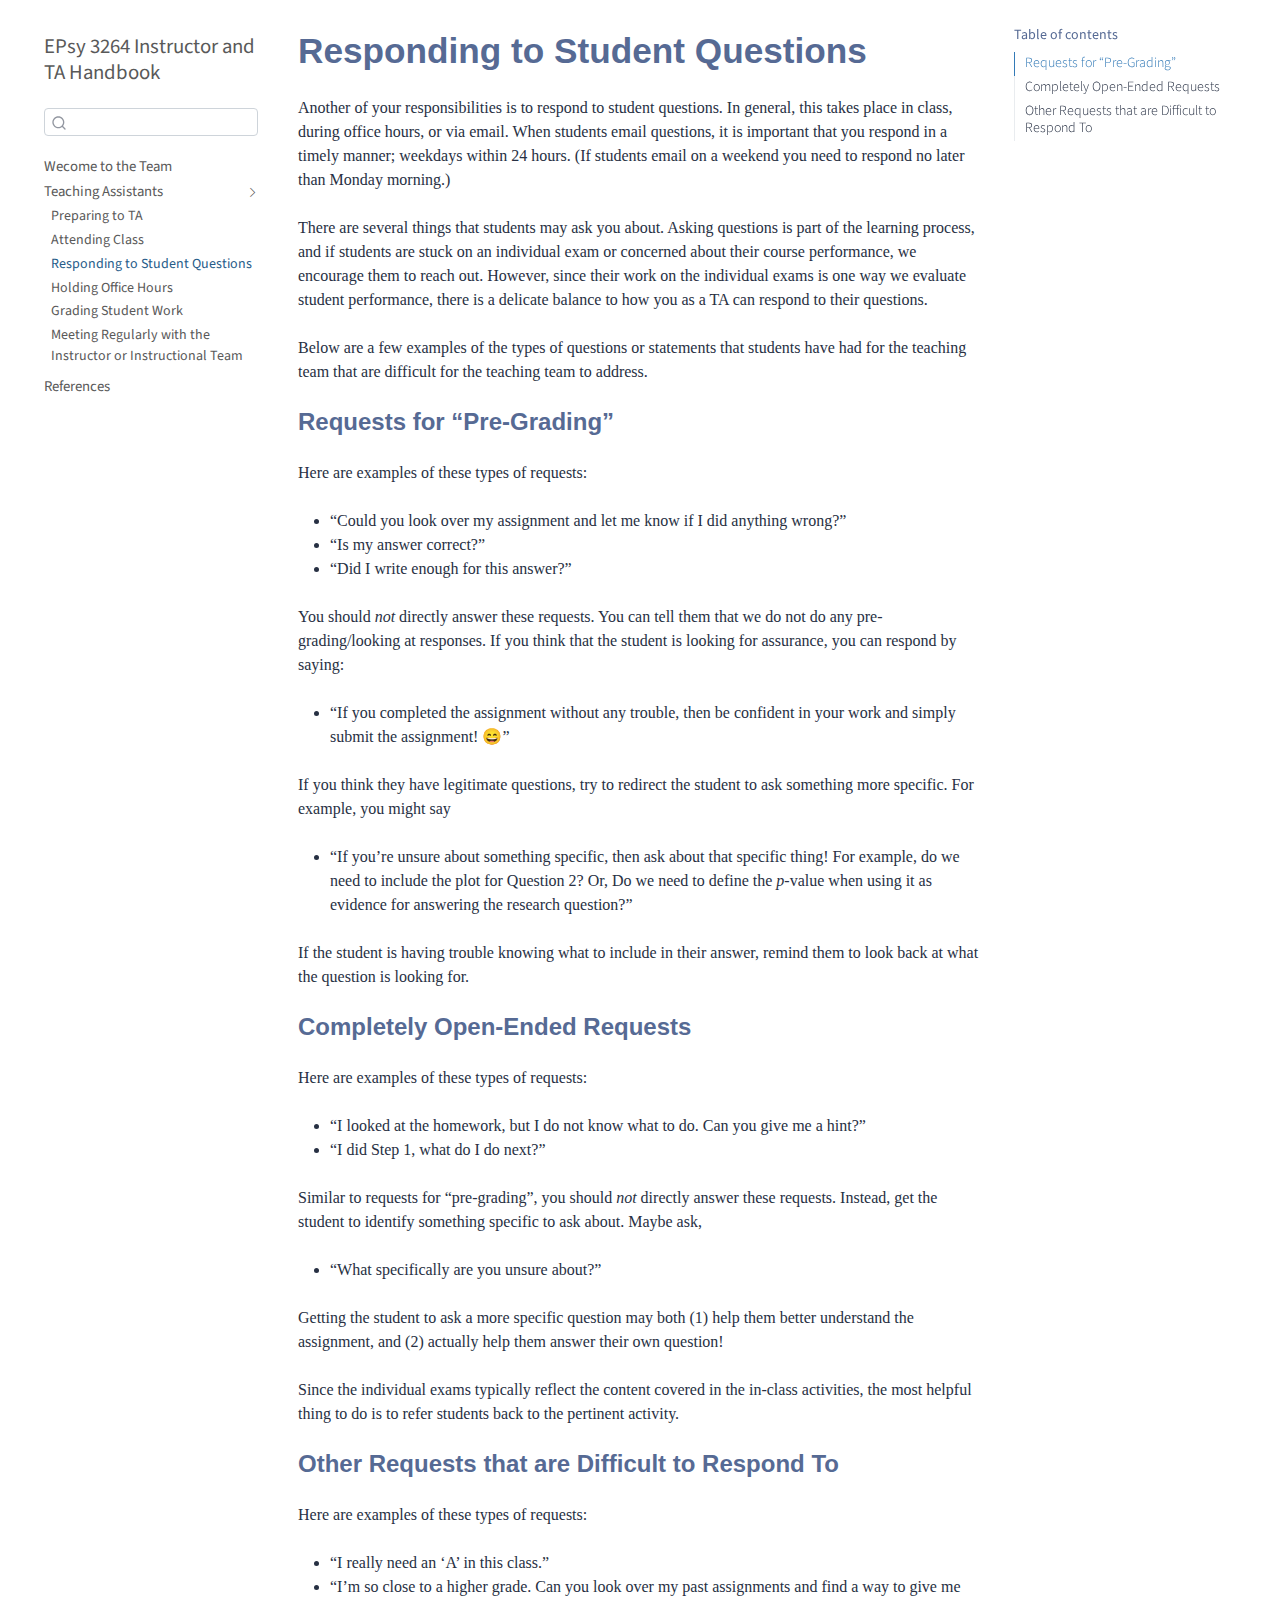
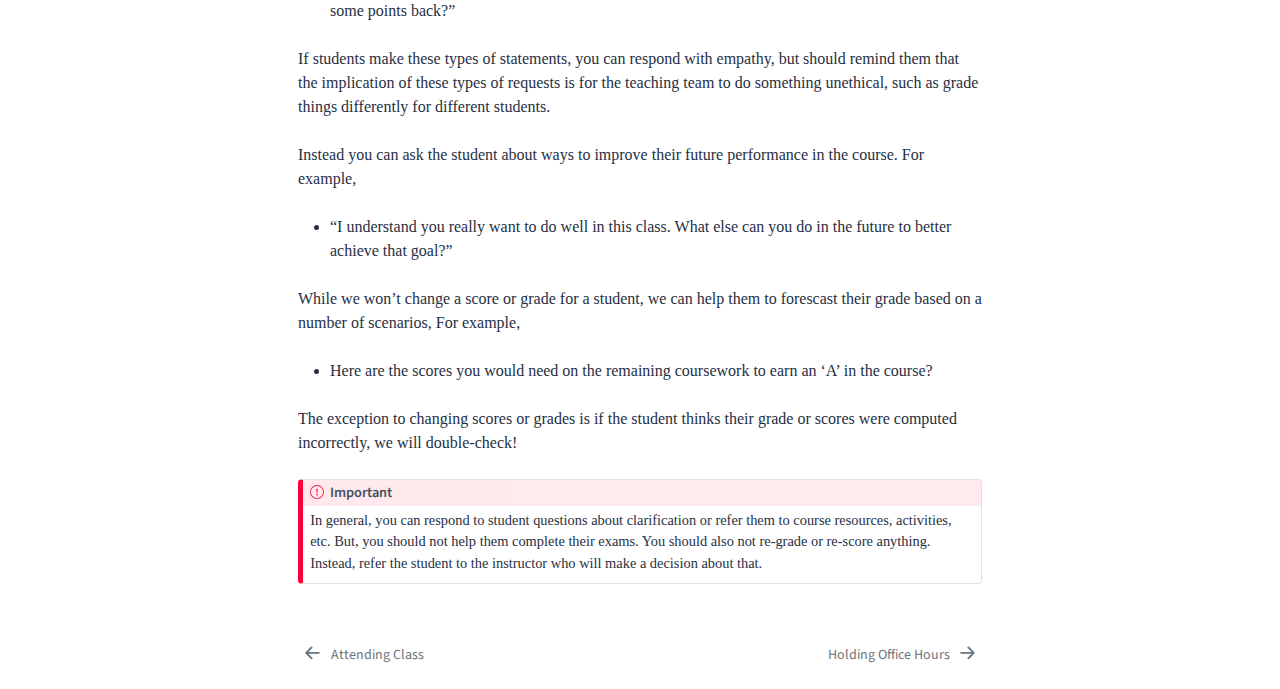
<file: docs/responsibility-student-questions.html>
<!DOCTYPE html>
<html xmlns="http://www.w3.org/1999/xhtml" lang="en" xml:lang="en"><head>

<meta charset="utf-8">
<meta name="generator" content="quarto-0.9.545">

<meta name="viewport" content="width=device-width, initial-scale=1.0, user-scalable=yes">


<title>EPsy 3264 Instructor and TA Handbook - Responding to Student Questions</title>
<style>
code{white-space: pre-wrap;}
span.smallcaps{font-variant: small-caps;}
span.underline{text-decoration: underline;}
div.column{display: inline-block; vertical-align: top; width: 50%;}
div.hanging-indent{margin-left: 1.5em; text-indent: -1.5em;}
ul.task-list{list-style: none;}
</style>


<script src="site_libs/quarto-nav/quarto-nav.js"></script>
<script src="site_libs/quarto-nav/headroom.min.js"></script>
<script src="site_libs/clipboard/clipboard.min.js"></script>
<script src="site_libs/quarto-search/autocomplete.umd.js"></script>
<script src="site_libs/quarto-search/fuse.min.js"></script>
<script src="site_libs/quarto-search/quarto-search.js"></script>
<meta name="quarto:offset" content="./">
<link href="./responsibility-office-hours.html" rel="next">
<link href="./responsibility-attending-class.html" rel="prev">
<script src="site_libs/quarto-html/quarto.js"></script>
<script src="site_libs/quarto-html/popper.min.js"></script>
<script src="site_libs/quarto-html/tippy.umd.min.js"></script>
<script src="site_libs/quarto-html/anchor.min.js"></script>
<link href="site_libs/quarto-html/tippy.css" rel="stylesheet">
<link href="site_libs/quarto-html/quarto-syntax-highlighting.css" rel="stylesheet" id="quarto-text-highlighting-styles">
<script src="site_libs/bootstrap/bootstrap.min.js"></script>
<link href="site_libs/bootstrap/bootstrap-icons.css" rel="stylesheet">
<link href="site_libs/bootstrap/bootstrap.min.css" rel="stylesheet">
<script id="quarto-search-options" type="application/json">{
  "location": "sidebar",
  "copy-button": false,
  "collapse-after": 3,
  "panel-placement": "start",
  "type": "textbox",
  "limit": 20,
  "language": {
    "search-no-results-text": "No results",
    "search-matching-documents-text": "matching documents",
    "search-copy-link-title": "Copy link to search",
    "search-hide-matches-text": "Hide additional matches",
    "search-more-match-text": "more match in this document",
    "search-more-matches-text": "more matches in this document",
    "search-clear-button-title": "Clear",
    "search-detached-cancel-button-title": "Cancel",
    "search-submit-button-title": "Submit"
  }
}</script>


</head>

<body class="nav-sidebar floating">

<div id="quarto-search-results"></div>
  <header id="quarto-header" class="headroom fixed-top">
  <nav class="quarto-secondary-nav" data-bs-toggle="collapse" data-bs-target="#quarto-sidebar" aria-controls="quarto-sidebar" aria-expanded="false" aria-label="Toggle sidebar navigation" onclick="if (window.quartoToggleHeadroom) { window.quartoToggleHeadroom(); }">
    <div class="container-fluid d-flex justify-content-between">
      <h1 class="quarto-secondary-nav-title">Responding to Student Questions</h1>
      <button type="button" class="quarto-btn-toggle btn" aria-label="Show secondary navigation">
        <i class="bi bi-chevron-right"></i>
      </button>
    </div>
  </nav>
</header>
<!-- content -->
<div id="quarto-content" class="quarto-container page-columns page-rows-contents page-layout-article">
<!-- sidebar -->
  <nav id="quarto-sidebar" class="sidebar collapse sidebar-navigation floating overflow-auto">
    <div class="pt-lg-2 mt-2 text-left sidebar-header">
    <div class="sidebar-title mb-0 py-0">
      <a href="./">EPsy 3264 Instructor and TA Handbook</a> 
    </div>
      </div>
      <div class="mt-2 flex-shrink-0 align-items-center">
        <div class="sidebar-search">
        <div id="quarto-search" class="" title="Search"></div>
        </div>
      </div>
    <div class="sidebar-menu-container"> 
    <ul class="list-unstyled mt-1">
        <li class="sidebar-item">
  <div class="sidebar-item-container"> 
  <a href="./index.html" class="sidebar-item-text sidebar-link">Wecome to the Team</a>
  </div>
</li>
        <li class="sidebar-item sidebar-item-section">
    <div class="sidebar-item-container"> 
        <a href="./ta-responsibilities.html" class="sidebar-item-text sidebar-link">Teaching Assistants</a>
      <a class="sidebar-item-toggle text-start" data-bs-toggle="collapse" data-bs-target="#quarto-sidebar-section-1" aria-expanded="true">
        <i class="bi bi-chevron-right ms-2"></i>
      </a>
    </div>
    <ul id="quarto-sidebar-section-1" class="collapse list-unstyled sidebar-section depth1 show">  
        <li class="sidebar-item">
  <div class="sidebar-item-container"> 
  <a href="./preparation.html" class="sidebar-item-text sidebar-link">Preparing to TA</a>
  </div>
</li>
        <li class="sidebar-item">
  <div class="sidebar-item-container"> 
  <a href="./responsibility-attending-class.html" class="sidebar-item-text sidebar-link">Attending Class</a>
  </div>
</li>
        <li class="sidebar-item">
  <div class="sidebar-item-container"> 
  <a href="./responsibility-student-questions.html" class="sidebar-item-text sidebar-link active">Responding to Student Questions</a>
  </div>
</li>
        <li class="sidebar-item">
  <div class="sidebar-item-container"> 
  <a href="./responsibility-office-hours.html" class="sidebar-item-text sidebar-link">Holding Office Hours</a>
  </div>
</li>
        <li class="sidebar-item">
  <div class="sidebar-item-container"> 
  <a href="./responsibility-grading.html" class="sidebar-item-text sidebar-link">Grading Student Work</a>
  </div>
</li>
        <li class="sidebar-item">
  <div class="sidebar-item-container"> 
  <a href="./responsibility-meeting.html" class="sidebar-item-text sidebar-link">Meeting Regularly with the Instructor or Instructional Team</a>
  </div>
</li>
    </ul>
  </li>
        <li class="sidebar-item">
  <div class="sidebar-item-container"> 
  <a href="./references.html" class="sidebar-item-text sidebar-link">References</a>
  </div>
</li>
    </ul>
    </div>
</nav>
<!-- margin-sidebar -->
    <div id="quarto-margin-sidebar" class="sidebar margin-sidebar">
        <nav id="TOC" role="doc-toc">
    <h2 id="toc-title">Table of contents</h2>
   
  <ul>
  <li><a href="#requests-for-pre-grading" id="toc-requests-for-pre-grading" class="nav-link active" data-scroll-target="#requests-for-pre-grading">Requests for “Pre-Grading”</a></li>
  <li><a href="#completely-open-ended-requests" id="toc-completely-open-ended-requests" class="nav-link" data-scroll-target="#completely-open-ended-requests">Completely Open-Ended Requests</a></li>
  <li><a href="#other-requests-that-are-difficult-to-respond-to" id="toc-other-requests-that-are-difficult-to-respond-to" class="nav-link" data-scroll-target="#other-requests-that-are-difficult-to-respond-to">Other Requests that are Difficult to Respond To</a></li>
  </ul>
</nav>
    </div>
<!-- main -->
<main class="content" id="quarto-document-content">

<header id="title-block-header" class="quarto-title-block default">
<div class="quarto-title">
<h1 class="title d-none d-lg-block">Responding to Student Questions</h1>
</div>



<div class="quarto-title-meta">

    
    
  </div>
  

</header>

<p>Another of your responsibilities is to respond to student questions. In general, this takes place in class, during office hours, or via email. When students email questions, it is important that you respond in a timely manner; weekdays within 24 hours. (If students email on a weekend you need to respond no later than Monday morning.)</p>
<p>There are several things that students may ask you about. Asking questions is part of the learning process, and if students are stuck on an individual exam or concerned about their course performance, we encourage them to reach out. However, since their work on the individual exams is one way we evaluate student performance, there is a delicate balance to how you as a TA can respond to their questions.</p>
<p>Below are a few examples of the types of questions or statements that students have had for the teaching team that are difficult for the teaching team to address.</p>
<section id="requests-for-pre-grading" class="level3">
<h3 class="anchored" data-anchor-id="requests-for-pre-grading">Requests for “Pre-Grading”</h3>
<p>Here are examples of these types of requests:</p>
<ul>
<li>“Could you look over my assignment and let me know if I did anything wrong?”</li>
<li>“Is my answer correct?”</li>
<li>“Did I write enough for this answer?”</li>
</ul>
<p>You should <em>not</em> directly answer these requests. You can tell them that we do not do any pre-grading/looking at responses. If you think that the student is looking for assurance, you can respond by saying:</p>
<ul>
<li>“If you completed the assignment without any trouble, then be confident in your work and simply submit the assignment! 😄”</li>
</ul>
<p>If you think they have legitimate questions, try to redirect the student to ask something more specific. For example, you might say</p>
<ul>
<li>“If you’re unsure about something specific, then ask about that specific thing! For example, do we need to include the plot for Question 2? Or, Do we need to define the <em>p</em>-value when using it as evidence for answering the research question?”</li>
</ul>
<p>If the student is having trouble knowing what to include in their answer, remind them to look back at what the question is looking for.</p>
</section>
<section id="completely-open-ended-requests" class="level3">
<h3 class="anchored" data-anchor-id="completely-open-ended-requests">Completely Open-Ended Requests</h3>
<p>Here are examples of these types of requests:</p>
<ul>
<li>“I looked at the homework, but I do not know what to do. Can you give me a hint?”</li>
<li>“I did Step 1, what do I do next?”</li>
</ul>
<p>Similar to requests for “pre-grading”, you should <em>not</em> directly answer these requests. Instead, get the student to identify something specific to ask about. Maybe ask,</p>
<ul>
<li>“What specifically are you unsure about?”</li>
</ul>
<p>Getting the student to ask a more specific question may both (1) help them better understand the assignment, and (2) actually help them answer their own question!</p>
<p>Since the individual exams typically reflect the content covered in the in-class activities, the most helpful thing to do is to refer students back to the pertinent activity.</p>
</section>
<section id="other-requests-that-are-difficult-to-respond-to" class="level3">
<h3 class="anchored" data-anchor-id="other-requests-that-are-difficult-to-respond-to">Other Requests that are Difficult to Respond To</h3>
<p>Here are examples of these types of requests:</p>
<ul>
<li>“I really need an ‘A’ in this class.”</li>
<li>“I’m so close to a higher grade. Can you look over my past assignments and find a way to give me some points back?”</li>
</ul>
<p>If students make these types of statements, you can respond with empathy, but should remind them that the implication of these types of requests is for the teaching team to do something unethical, such as grade things differently for different students.</p>
<p>Instead you can ask the student about ways to improve their future performance in the course. For example,</p>
<ul>
<li>“I understand you really want to do well in this class. What else can you do in the future to better achieve that goal?”</li>
</ul>
<p>While we won’t change a score or grade for a student, we can help them to forescast their grade based on a number of scenarios, For example,</p>
<ul>
<li>Here are the scores you would need on the remaining coursework to earn an ‘A’ in the course?</li>
</ul>
<p>The exception to changing scores or grades is if the student thinks their grade or scores were computed incorrectly, we will double-check!</p>
<div class="callout-important callout callout-style-default callout-captioned">
<div class="callout-header d-flex align-content-center">
<div class="callout-icon-container">
<i class="callout-icon"></i>
</div>
<div class="callout-caption-container flex-fill">
Important
</div>
</div>
<div class="callout-body-container callout-body">
<p>In general, you can respond to student questions about clarification or refer them to course resources, activities, etc. But, you should not help them complete their exams. You should also not re-grade or re-score anything. Instead, refer the student to the instructor who will make a decision about that.</p>
</div>
</div>


</section>

</main> <!-- /main -->
<script id="quarto-html-after-body" type="application/javascript">
window.document.addEventListener("DOMContentLoaded", function (event) {
  const icon = "";
  const anchorJS = new window.AnchorJS();
  anchorJS.options = {
    placement: 'right',
    icon: icon
  };
  anchorJS.add('.anchored');
  const clipboard = new window.ClipboardJS('.code-copy-button', {
    target: function(trigger) {
      return trigger.previousElementSibling;
    }
  });
  clipboard.on('success', function(e) {
    // button target
    const button = e.trigger;
    // don't keep focus
    button.blur();
    // flash "checked"
    button.classList.add('code-copy-button-checked');
    var currentTitle = button.getAttribute("title");
    button.setAttribute("title", "Copied!");
    setTimeout(function() {
      button.setAttribute("title", currentTitle);
      button.classList.remove('code-copy-button-checked');
    }, 1000);
    // clear code selection
    e.clearSelection();
  });
  function tippyHover(el, contentFn) {
    const config = {
      allowHTML: true,
      content: contentFn,
      maxWidth: 500,
      delay: 100,
      arrow: false,
      appendTo: function(el) {
          return el.parentElement;
      },
      interactive: true,
      interactiveBorder: 10,
      theme: 'quarto',
      placement: 'bottom-start'
    };
    window.tippy(el, config); 
  }
  const noterefs = window.document.querySelectorAll('a[role="doc-noteref"]');
  for (var i=0; i<noterefs.length; i++) {
    const ref = noterefs[i];
    tippyHover(ref, function() {
      let href = ref.getAttribute('href');
      try { href = new URL(href).hash; } catch {}
      const id = href.replace(/^#\/?/, "");
      const note = window.document.getElementById(id);
      return note.innerHTML;
    });
  }
  var bibliorefs = window.document.querySelectorAll('a[role="doc-biblioref"]');
  for (var i=0; i<bibliorefs.length; i++) {
    const ref = bibliorefs[i];
    const cites = ref.parentNode.getAttribute('data-cites').split(' ');
    tippyHover(ref, function() {
      var popup = window.document.createElement('div');
      cites.forEach(function(cite) {
        var citeDiv = window.document.createElement('div');
        citeDiv.classList.add('hanging-indent');
        citeDiv.classList.add('csl-entry');
        var biblioDiv = window.document.getElementById('ref-' + cite);
        if (biblioDiv) {
          citeDiv.innerHTML = biblioDiv.innerHTML;
        }
        popup.appendChild(citeDiv);
      });
      return popup.innerHTML;
    });
  }
});
</script>
<nav class="page-navigation">
  <div class="nav-page nav-page-previous">
      <a href="./responsibility-attending-class.html" class="pagination-link">
        <i class="bi bi-arrow-left-short"></i> <span class="nav-page-text">Attending Class</span>
      </a>          
  </div>
  <div class="nav-page nav-page-next">
      <a href="./responsibility-office-hours.html" class="pagination-link">
        <span class="nav-page-text">Holding Office Hours</span> <i class="bi bi-arrow-right-short"></i>
      </a>
  </div>
</nav>
</div> <!-- /content -->



</body></html>
</file>
<file: docs/site_libs/quarto-html/tippy.css>
.tippy-box[data-animation=fade][data-state=hidden]{opacity:0}[data-tippy-root]{max-width:calc(100vw - 10px)}.tippy-box{position:relative;background-color:#333;color:#fff;border-radius:4px;font-size:14px;line-height:1.4;white-space:normal;outline:0;transition-property:transform,visibility,opacity}.tippy-box[data-placement^=top]>.tippy-arrow{bottom:0}.tippy-box[data-placement^=top]>.tippy-arrow:before{bottom:-7px;left:0;border-width:8px 8px 0;border-top-color:initial;transform-origin:center top}.tippy-box[data-placement^=bottom]>.tippy-arrow{top:0}.tippy-box[data-placement^=bottom]>.tippy-arrow:before{top:-7px;left:0;border-width:0 8px 8px;border-bottom-color:initial;transform-origin:center bottom}.tippy-box[data-placement^=left]>.tippy-arrow{right:0}.tippy-box[data-placement^=left]>.tippy-arrow:before{border-width:8px 0 8px 8px;border-left-color:initial;right:-7px;transform-origin:center left}.tippy-box[data-placement^=right]>.tippy-arrow{left:0}.tippy-box[data-placement^=right]>.tippy-arrow:before{left:-7px;border-width:8px 8px 8px 0;border-right-color:initial;transform-origin:center right}.tippy-box[data-inertia][data-state=visible]{transition-timing-function:cubic-bezier(.54,1.5,.38,1.11)}.tippy-arrow{width:16px;height:16px;color:#333}.tippy-arrow:before{content:"";position:absolute;border-color:transparent;border-style:solid}.tippy-content{position:relative;padding:5px 9px;z-index:1}
</file>
<file: docs/site_libs/quarto-html/quarto-syntax-highlighting.css>
/* quarto syntax highlight colors */
:root {
  --quarto-hl-ot-color: #00769E;
  --quarto-hl-at-color: #677623;
  --quarto-hl-ss-color: #20794D;
  --quarto-hl-an-color: #5E5E5E;
  --quarto-hl-fu-color: #4758AB;
  --quarto-hl-st-color: #20794D;
  --quarto-hl-cf-color: #00769E;
  --quarto-hl-op-color: #5E5E5E;
  --quarto-hl-er-color: #AD0000;
  --quarto-hl-bn-color: #AD0000;
  --quarto-hl-al-color: #AD0000;
  --quarto-hl-va-color: #111111;
  --quarto-hl-bu-color: inherit;
  --quarto-hl-ex-color: inherit;
  --quarto-hl-pp-color: #AD0000;
  --quarto-hl-in-color: #5E5E5E;
  --quarto-hl-vs-color: #20794D;
  --quarto-hl-wa-color: #5E5E5E;
  --quarto-hl-do-color: #5E5E5E;
  --quarto-hl-im-color: inherit;
  --quarto-hl-ch-color: #20794D;
  --quarto-hl-dt-color: #AD0000;
  --quarto-hl-fl-color: #AD0000;
  --quarto-hl-co-color: #5E5E5E;
  --quarto-hl-cv-color: #5E5E5E;
  --quarto-hl-cn-color: #8f5902;
  --quarto-hl-sc-color: #5E5E5E;
  --quarto-hl-dv-color: #AD0000;
  --quarto-hl-kw-color: #00769E;
}

/* other quarto variables */
:root {
  --quarto-font-monospace: SFMono-Regular, Menlo, Monaco, Consolas, "Liberation Mono", "Courier New", monospace;
}

code span {
  color: #00769E;
}

code.sourceCode > span {
  color: #00769E;
}

div.sourceCode,
div.sourceCode pre.sourceCode {
  color: #00769E;
}

code span.ot {
  color: #00769E;
}

code span.at {
  color: #677623;
}

code span.ss {
  color: #20794D;
}

code span.an {
  color: #5E5E5E;
}

code span.fu {
  color: #4758AB;
}

code span.st {
  color: #20794D;
}

code span.cf {
  color: #00769E;
}

code span.op {
  color: #5E5E5E;
}

code span.er {
  color: #AD0000;
}

code span.bn {
  color: #AD0000;
}

code span.al {
  color: #AD0000;
}

code span.va {
  color: #111111;
}

code span.pp {
  color: #AD0000;
}

code span.in {
  color: #5E5E5E;
}

code span.vs {
  color: #20794D;
}

code span.wa {
  color: #5E5E5E;
  font-style: italic;
}

code span.do {
  color: #5E5E5E;
  font-style: italic;
}

code span.ch {
  color: #20794D;
}

code span.dt {
  color: #AD0000;
}

code span.fl {
  color: #AD0000;
}

code span.co {
  color: #5E5E5E;
}

code span.cv {
  color: #5E5E5E;
  font-style: italic;
}

code span.cn {
  color: #8f5902;
}

code span.sc {
  color: #5E5E5E;
}

code span.dv {
  color: #AD0000;
}

code span.kw {
  color: #00769E;
}

/*# sourceMappingURL=debc5d5d77c3f9108843748ff7464032.css.map */
</file>
<file: course-materials_files/libs/quarto-html/tippy.css>
.tippy-box[data-animation=fade][data-state=hidden]{opacity:0}[data-tippy-root]{max-width:calc(100vw - 10px)}.tippy-box{position:relative;background-color:#333;color:#fff;border-radius:4px;font-size:14px;line-height:1.4;white-space:normal;outline:0;transition-property:transform,visibility,opacity}.tippy-box[data-placement^=top]>.tippy-arrow{bottom:0}.tippy-box[data-placement^=top]>.tippy-arrow:before{bottom:-7px;left:0;border-width:8px 8px 0;border-top-color:initial;transform-origin:center top}.tippy-box[data-placement^=bottom]>.tippy-arrow{top:0}.tippy-box[data-placement^=bottom]>.tippy-arrow:before{top:-7px;left:0;border-width:0 8px 8px;border-bottom-color:initial;transform-origin:center bottom}.tippy-box[data-placement^=left]>.tippy-arrow{right:0}.tippy-box[data-placement^=left]>.tippy-arrow:before{border-width:8px 0 8px 8px;border-left-color:initial;right:-7px;transform-origin:center left}.tippy-box[data-placement^=right]>.tippy-arrow{left:0}.tippy-box[data-placement^=right]>.tippy-arrow:before{left:-7px;border-width:8px 8px 8px 0;border-right-color:initial;transform-origin:center right}.tippy-box[data-inertia][data-state=visible]{transition-timing-function:cubic-bezier(.54,1.5,.38,1.11)}.tippy-arrow{width:16px;height:16px;color:#333}.tippy-arrow:before{content:"";position:absolute;border-color:transparent;border-style:solid}.tippy-content{position:relative;padding:5px 9px;z-index:1}
</file>
<file: course-materials_files/libs/quarto-html/quarto-syntax-highlighting.css>
/* quarto syntax highlight colors */
:root {
  --quarto-hl-ot-color: #00769E;
  --quarto-hl-at-color: #677623;
  --quarto-hl-ss-color: #20794D;
  --quarto-hl-an-color: #5E5E5E;
  --quarto-hl-fu-color: #4758AB;
  --quarto-hl-st-color: #20794D;
  --quarto-hl-cf-color: #00769E;
  --quarto-hl-op-color: #5E5E5E;
  --quarto-hl-er-color: #AD0000;
  --quarto-hl-bn-color: #AD0000;
  --quarto-hl-al-color: #AD0000;
  --quarto-hl-va-color: #111111;
  --quarto-hl-bu-color: inherit;
  --quarto-hl-ex-color: inherit;
  --quarto-hl-pp-color: #AD0000;
  --quarto-hl-in-color: #5E5E5E;
  --quarto-hl-vs-color: #20794D;
  --quarto-hl-wa-color: #5E5E5E;
  --quarto-hl-do-color: #5E5E5E;
  --quarto-hl-im-color: inherit;
  --quarto-hl-ch-color: #20794D;
  --quarto-hl-dt-color: #AD0000;
  --quarto-hl-fl-color: #AD0000;
  --quarto-hl-co-color: #5E5E5E;
  --quarto-hl-cv-color: #5E5E5E;
  --quarto-hl-cn-color: #8f5902;
  --quarto-hl-sc-color: #5E5E5E;
  --quarto-hl-dv-color: #AD0000;
  --quarto-hl-kw-color: #00769E;
}

/* other quarto variables */
:root {
  --quarto-font-monospace: SFMono-Regular, Menlo, Monaco, Consolas, "Liberation Mono", "Courier New", monospace;
}

code span {
  color: #00769E;
}

code.sourceCode > span {
  color: #00769E;
}

div.sourceCode,
div.sourceCode pre.sourceCode {
  color: #00769E;
}

code span.ot {
  color: #00769E;
}

code span.at {
  color: #677623;
}

code span.ss {
  color: #20794D;
}

code span.an {
  color: #5E5E5E;
}

code span.fu {
  color: #4758AB;
}

code span.st {
  color: #20794D;
}

code span.cf {
  color: #00769E;
}

code span.op {
  color: #5E5E5E;
}

code span.er {
  color: #AD0000;
}

code span.bn {
  color: #AD0000;
}

code span.al {
  color: #AD0000;
}

code span.va {
  color: #111111;
}

code span.pp {
  color: #AD0000;
}

code span.in {
  color: #5E5E5E;
}

code span.vs {
  color: #20794D;
}

code span.wa {
  color: #5E5E5E;
  font-style: italic;
}

code span.do {
  color: #5E5E5E;
  font-style: italic;
}

code span.ch {
  color: #20794D;
}

code span.dt {
  color: #AD0000;
}

code span.fl {
  color: #AD0000;
}

code span.co {
  color: #5E5E5E;
}

code span.cv {
  color: #5E5E5E;
  font-style: italic;
}

code span.cn {
  color: #8f5902;
}

code span.sc {
  color: #5E5E5E;
}

code span.dv {
  color: #AD0000;
}

code span.kw {
  color: #00769E;
}

/*# sourceMappingURL=debc5d5d77c3f9108843748ff7464032.css.map */
</file>
